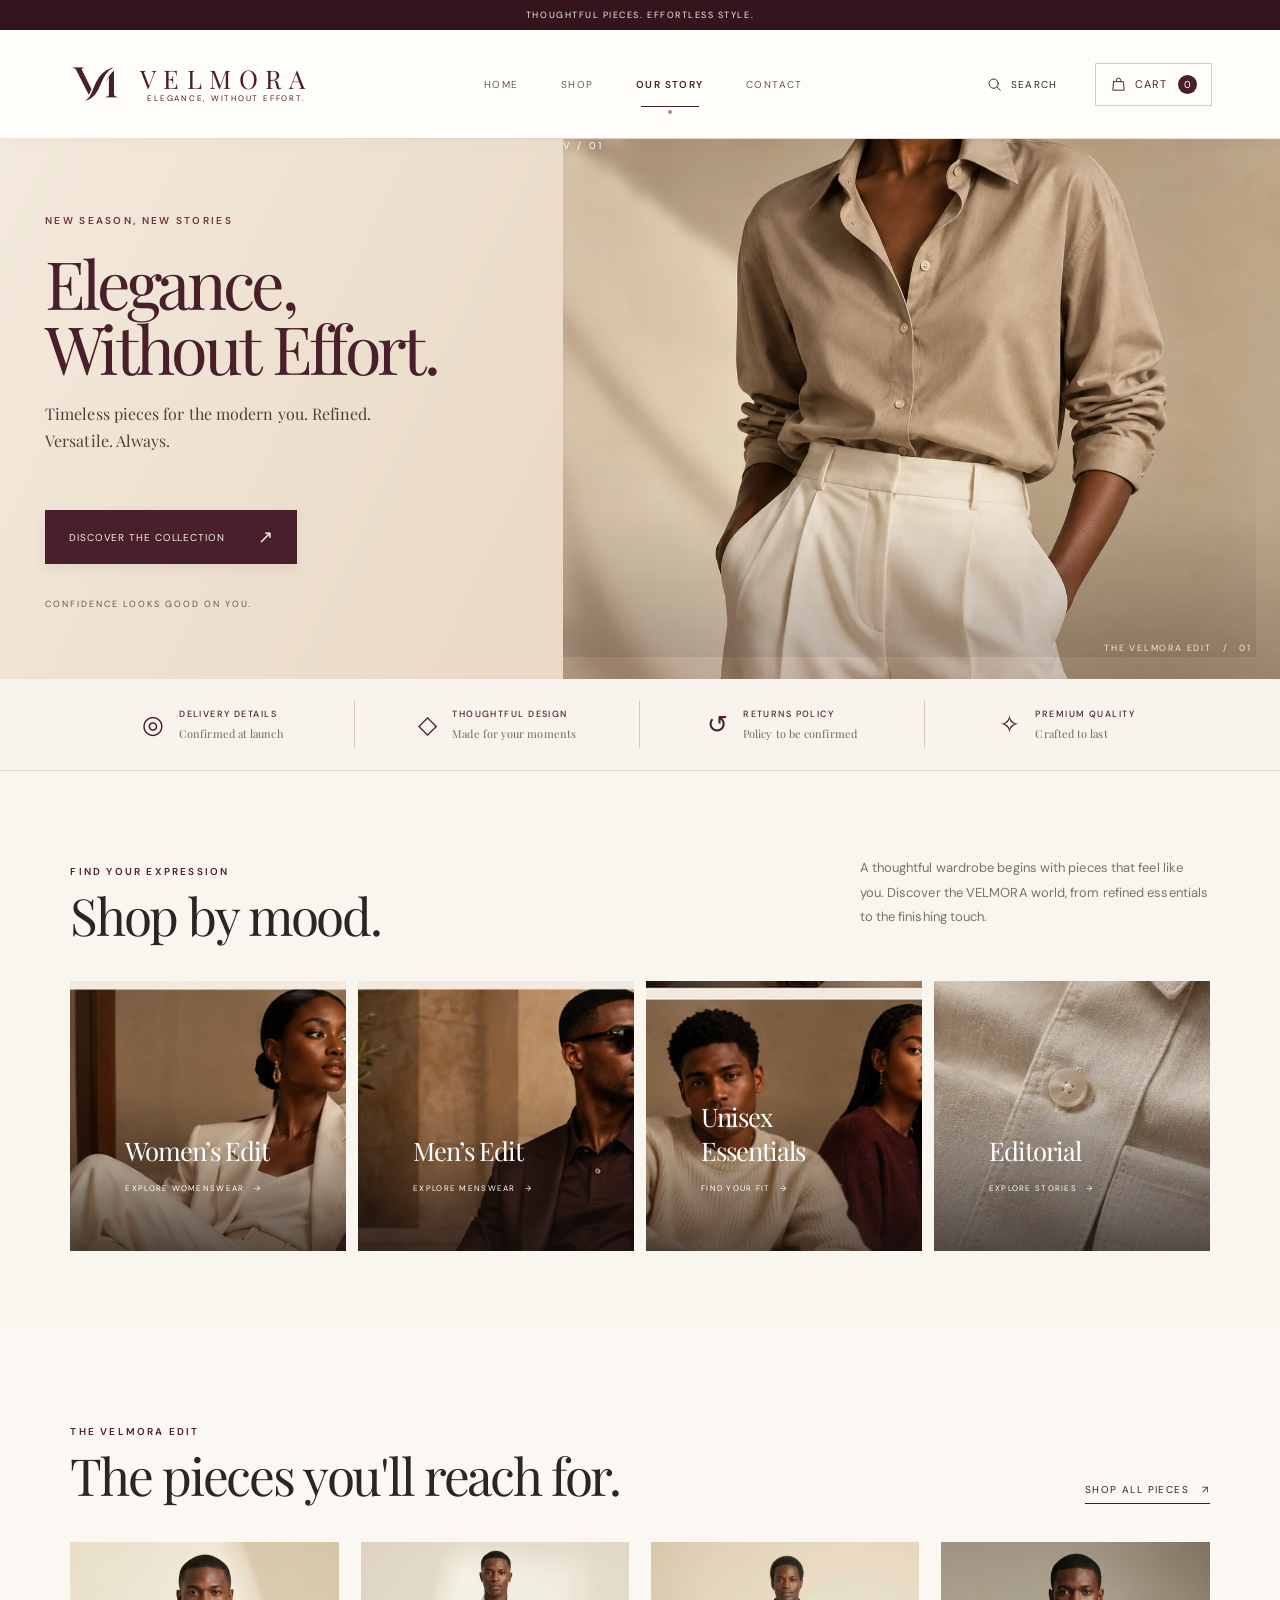
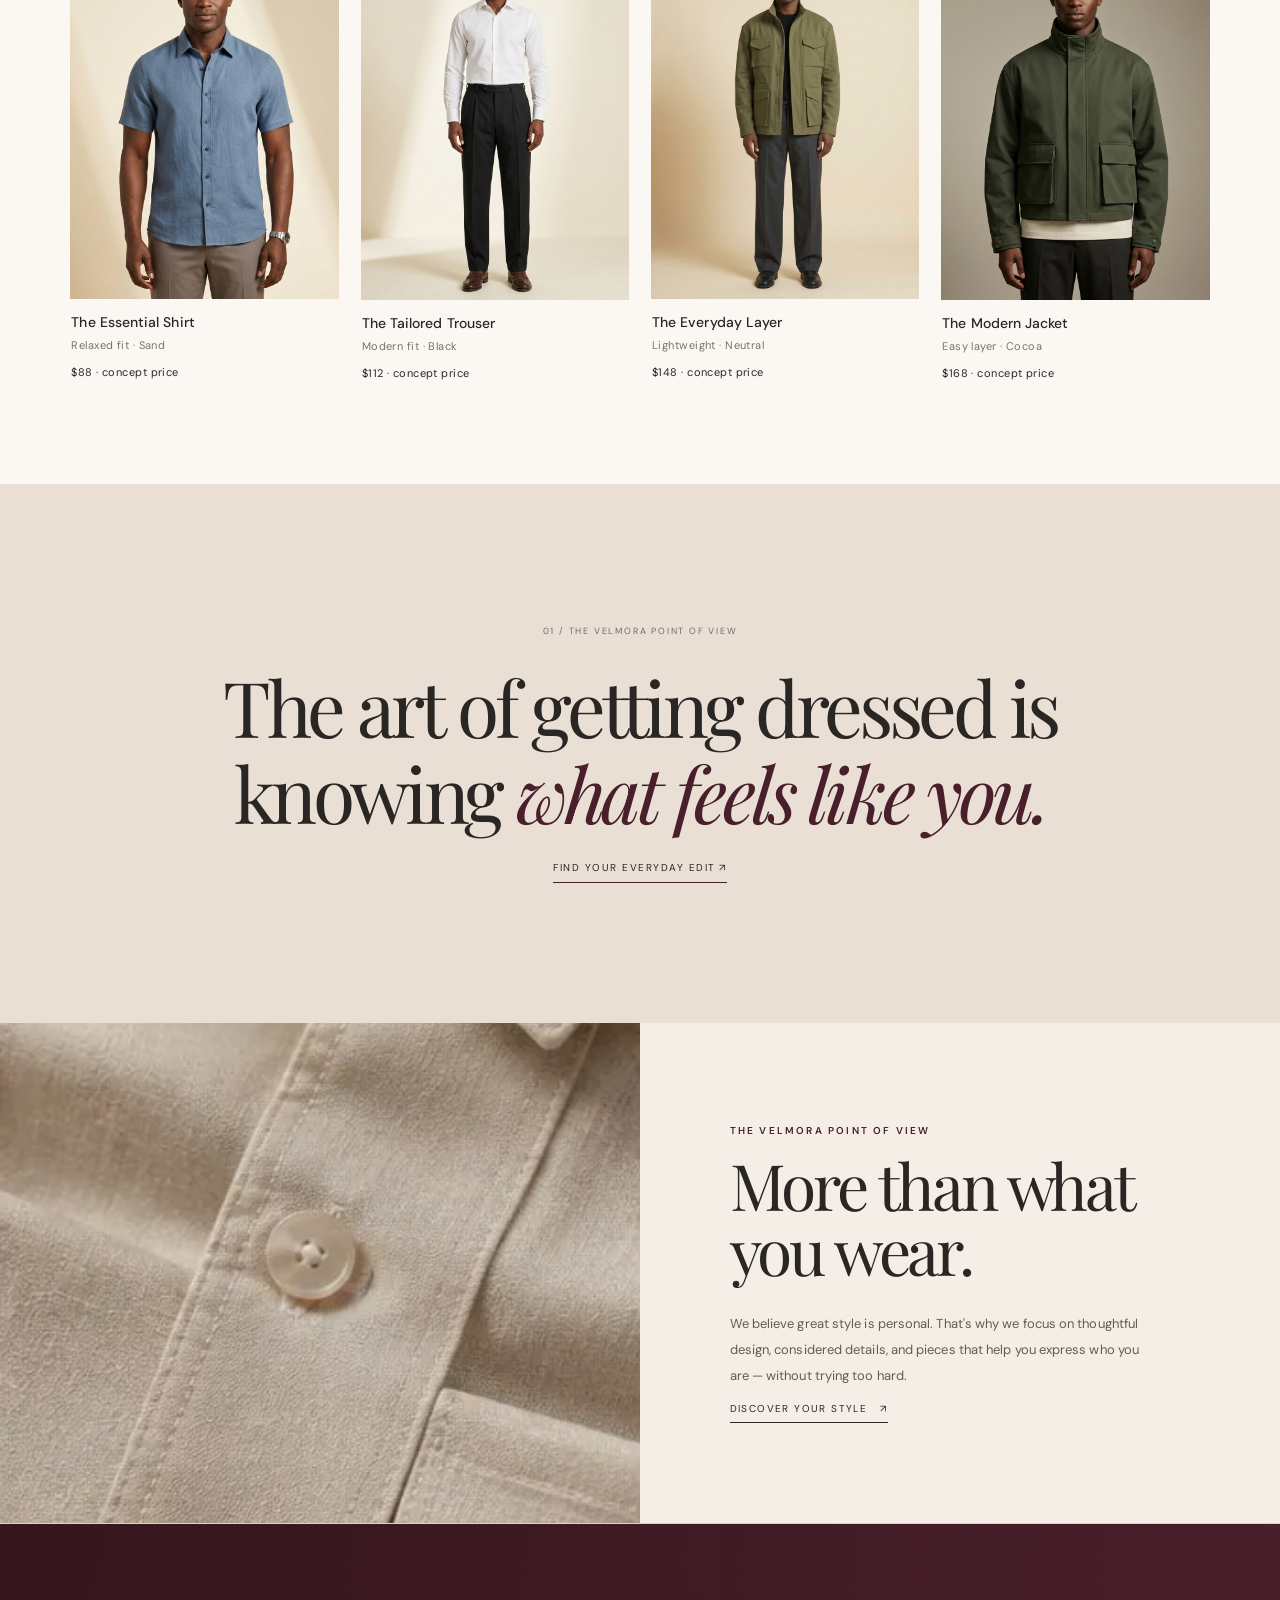
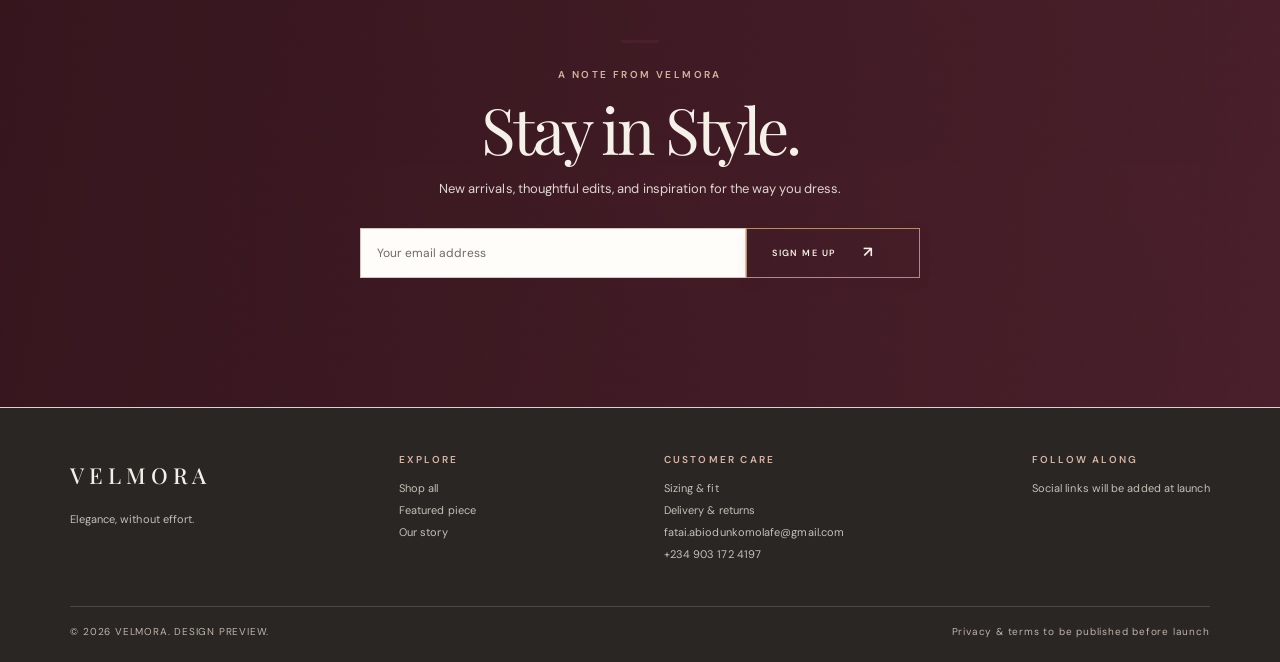
<file: index.html>
<!DOCTYPE html>

<html lang="en">
<head>
<meta charset="utf-8"/>
<meta content="width=device-width, initial-scale=1" name="viewport"/>
<meta content="Discover VELMORA: considered fashion, refined wardrobe essentials and modern silhouettes designed for effortless personal style." name="description"/>
<meta content="index, follow, max-image-preview:large" name="robots"/>
<meta content="#F5F0E8" name="theme-color"/>
<title>VELMORA | Modern Luxury Fashion &amp; Effortless Essentials</title>
<meta content="website" property="og:type"/>
<meta content="VELMORA" property="og:site_name"/>
<meta content="VELMORA — Elegance, Without Effort" property="og:title"/>
<meta content="Considered fashion and refined wardrobe essentials, designed for effortless personal style." property="og:description"/>
<meta content="assets/campaign-look.webp" property="og:image"/>
<meta content="summary_large_image" name="twitter:card"/>
<meta content="VELMORA — Elegance, Without Effort" name="twitter:title"/>
<meta content="Considered fashion and refined wardrobe essentials, designed for effortless personal style." name="twitter:description"/>
<meta content="assets/campaign-look.webp" name="twitter:image"/>
<!-- Add an absolute, self-referencing canonical URL after the production domain is confirmed. -->
<link href="https://fonts.googleapis.com" rel="preconnect"/>
<link crossorigin="" href="https://fonts.gstatic.com" rel="preconnect"/>
<link rel="preload" as="image" href="assets/velmora-monogram.png"/>
<link href="styles.css" rel="stylesheet"/>
<script type="application/ld+json">{"@context": "https://schema.org", "@type": "Organization", "name": "VELMORA", "description": "A fashion brand focused on considered design, refined wardrobe essentials, and effortless personal style.", "slogan": "Elegance, Without Effort."}</script>
<script type="application/ld+json">{"@context": "https://schema.org", "@type": "WebSite", "name": "VELMORA", "description": "Discover VELMORA: considered fashion, refined wardrobe essentials and modern silhouettes designed for effortless personal style.", "inLanguage": "en"}</script>
</head>
<body data-page="home">
<a class="skip-link" href="#main-content">Skip to content</a>
<div class="announcement">Thoughtful pieces. Effortless style.</div>
<header class="header">
  <nav aria-label="Main navigation" class="nav">
    <a class="brand-mark" href="index.html" aria-label="VELMORA home" title="VELMORA — Elegance, Without Effort">
      <span class="brand-symbol"><img src="assets/velmora-monogram.png" width="46" height="42" alt="" /></span>
      <span class="brand-wordmark"><span>VELMORA</span><small>ELEGANCE, WITHOUT EFFORT.</small></span>
      <span class="sr-only">VELMORA</span>
    </a>
    <div class="navlinks" id="primary-links">
      <a href="index.html" data-nav="home">Home</a>
      <a href="shop.html" data-nav="shop">Shop</a>
      <a href="index.html#story" data-nav="story">Our Story</a>
      <a href="contact.html" data-nav="contact">Contact</a>
    </div>
    <div class="navright">
      <button class="search-toggle" type="button" data-open-search aria-label="Search the collection" title="Search"><svg viewBox="0 0 24 24" aria-hidden="true"><circle cx="10.8" cy="10.8" r="6.5"></circle><path d="m16 16 4.2 4.2"></path></svg><span>Search</span></button>
      <button aria-label="Open shopping cart, 0 items" class="bag-toggle" data-open-bag="" type="button"><svg viewBox="0 0 24 24" aria-hidden="true"><path d="M5 8h14l1 12H4L5 8Z"></path><path d="M9 8V6a3 3 0 0 1 6 0v2"></path></svg><span>Cart</span><span class="bag-count" data-cart-count="">0</span></button>
      <button aria-controls="primary-links" aria-expanded="false" aria-label="Open navigation menu" class="menu-toggle mobile-only" type="button"><span class="menu-icon" aria-hidden="true">☰</span></button>
    </div>
  </nav>
</header>
<main id="main-content">
<section class="hero hero-hybrid"><div class="hero-copy"><div class="eyebrow hero-kicker">NEW SEASON, NEW STORIES</div><h1 class="serif">Elegance,<br/><em>Without Effort.</em></h1><p>Timeless pieces for the modern you. Refined. Versatile. Always.</p><div class="hero-actions"><a class="btn btn-discover" href="shop.html">Discover the collection <span aria-hidden="true">↗</span></a></div><span class="hero-note">CONFIDENCE LOOKS GOOD ON YOU.</span></div><div aria-label="Editorial fashion campaign" class="hero-image" role="img" style="background-image:url('assets/campaign-look.webp')"><span class="hero-image-caption">THE VELMORA EDIT　/　01</span></div></section>
<div class="service-strip" aria-label="Shopping benefits"><div><span aria-hidden="true">◎</span><p><strong>DELIVERY DETAILS</strong><small>Confirmed at launch</small></p></div><div><span aria-hidden="true">◇</span><p><strong>THOUGHTFUL DESIGN</strong><small>Made for your moments</small></p></div><div><span aria-hidden="true">↺</span><p><strong>RETURNS POLICY</strong><small>Policy to be confirmed</small></p></div><div><span aria-hidden="true">✧</span><p><strong>PREMIUM QUALITY</strong><small>Crafted to last</small></p></div></div>
<section class="section category-section"><div class="container"><div class="section-head"><div><div class="eyebrow">Find your expression</div><h2 class="serif">Shop by mood.</h2></div><p class="section-intro">A thoughtful wardrobe begins with pieces that feel like you. Discover the VELMORA world, from refined essentials to the finishing touch.</p></div><div class="category-grid category-grid-four"><a class="category-card" href="shop.html?audience=women" style="background-image:url('assets/category-womenswear.webp')"><div><h3>Women’s Edit</h3><span>Explore womenswear　→</span></div></a><a class="category-card" href="shop.html?audience=men" style="background-image:url('assets/category-menswear.webp')"><div><h3>Men’s Edit</h3><span>Explore menswear　→</span></div></a><a class="category-card" href="shop.html?audience=unisex" style="background-image:url('assets/category-unisex.webp')"><div><h3>Unisex Essentials</h3><span>Find your fit　→</span></div></a><a class="category-card" href="editorial.html" style="background-image:url('assets/fabric-texture.webp')"><div><h3>Editorial</h3><span>Explore stories　→</span></div></a></div></div></section>
<section class="section" style="background:#fbf8f3"><div class="container"><div class="section-head"><div><div class="eyebrow">The Velmora edit</div><h2 class="serif">The pieces you'll reach for.</h2></div><a class="text-link" href="shop.html">Shop all pieces   ↗</a></div><div class="products">
<a class="product-card" href="product.html?item=essential-shirt"><div class="product-image"><img alt="Neutral shirt editorial" decoding="async" loading="lazy" src="assets/assets/essential-shirt-mens-dusty-blue-front.jpeg"/></div><div class="product-meta"><h3>The Essential Shirt</h3><p>Relaxed fit · Sand</p><span class="price">$88 · concept price</span></div></a>
<a class="product-card" href="product.html?item=tailored-trouser"><div class="product-image"><img alt="Tailored everyday outfit" decoding="async" loading="lazy" src="assets/assets/tailored-trouser-mens-black-front.jpeg"/></div><div class="product-meta"><h3>The Tailored Trouser</h3><p>Modern fit · Black</p><span class="price">$112 · concept price</span></div></a>
<a class="product-card" href="product.html?item=everyday-layer"><div class="product-image"><img alt="Contemporary fashion look" decoding="async" loading="lazy" src="assets/assets/everyday-layer-mens-olive-green-front.jpeg"/></div><div class="product-meta"><h3>The Everyday Layer</h3><p>Lightweight · Neutral</p><span class="price">$148 · concept price</span></div></a>
<a class="product-card" href="product.html?item=modern-jacket"><div class="product-image"><img alt="Minimal clothing detail" decoding="async" loading="lazy" src="assets/assets/modern-jacket-mens-deep-moss-front.jpeg"/></div><div class="product-meta"><h3>The Modern Jacket</h3><p>Easy layer · Cocoa</p><span class="price">$168 · concept price</span></div></a>
</div></div></section>
<section class="editorial-note" id="editorial"><div class="editorial-index">01 / THE VELMORA POINT OF VIEW</div><p class="serif">The art of getting dressed is knowing <em>what feels like you.</em></p><a class="text-link" href="shop.html">Find your everyday edit <span aria-hidden="true">↗</span></a></section>
<section class="story" id="story"><div class="story-image" style="background-image:url('assets/fabric-texture.webp')"></div><div class="story-copy"><div class="eyebrow">The Velmora point of view</div><h2 class="serif">More than what<br/>you wear.</h2><p>We believe great style is personal. That's why we focus on thoughtful design, considered details, and pieces that help you express who you are — without trying too hard.</p><a class="text-link" href="shop.html">Discover your style   ↗</a></div></section>
</main>
<section class="newsletter" id="newsletter"><div class="eyebrow">A note from Velmora</div><h2 class="serif">Stay in Style.</h2><p>New arrivals, thoughtful edits, and inspiration for the way you dress.</p><form aria-label="Newsletter sign-up preview" class="newsletter-form"><input aria-label="Email address" placeholder="Your email address" required="" type="email"/><button type="submit"><span>SIGN ME UP</span><span class="newsletter-arrow" aria-hidden="true">↗</span></button></form><p aria-live="polite" class="form-message"></p></section>
<footer class="footer"><div class="footer-inner"><div><a class="wordmark" href="index.html">VELMORA</a><p>Elegance, without effort.</p></div><div><div class="eyebrow">Explore</div><p><a href="shop.html">Shop all</a><br/><a href="product.html?item=essential-shirt">Featured piece</a><br/><a href="index.html#story">Our story</a></p></div><div id="footer-contact"><div class="eyebrow">Customer care</div><p><a href="product.html#details">Sizing &amp; fit</a><br/><a href="product.html#details">Delivery &amp; returns</a><br/><a href="mailto:fatai.abiodunkomolafe@gmail.com">fatai.abiodunkomolafe@gmail.com</a><br/><a href="tel:+2349031724197">+234 903 172 4197</a></p></div><div><div class="eyebrow">Follow along</div><p>Social links will be added at launch</p></div></div><div class="footer-bottom"><span>© 2026 VELMORA. DESIGN PREVIEW.</span><span>Privacy &amp; terms to be published before launch</span></div></footer>
<script src="script.js"></script></body></html>
</file>
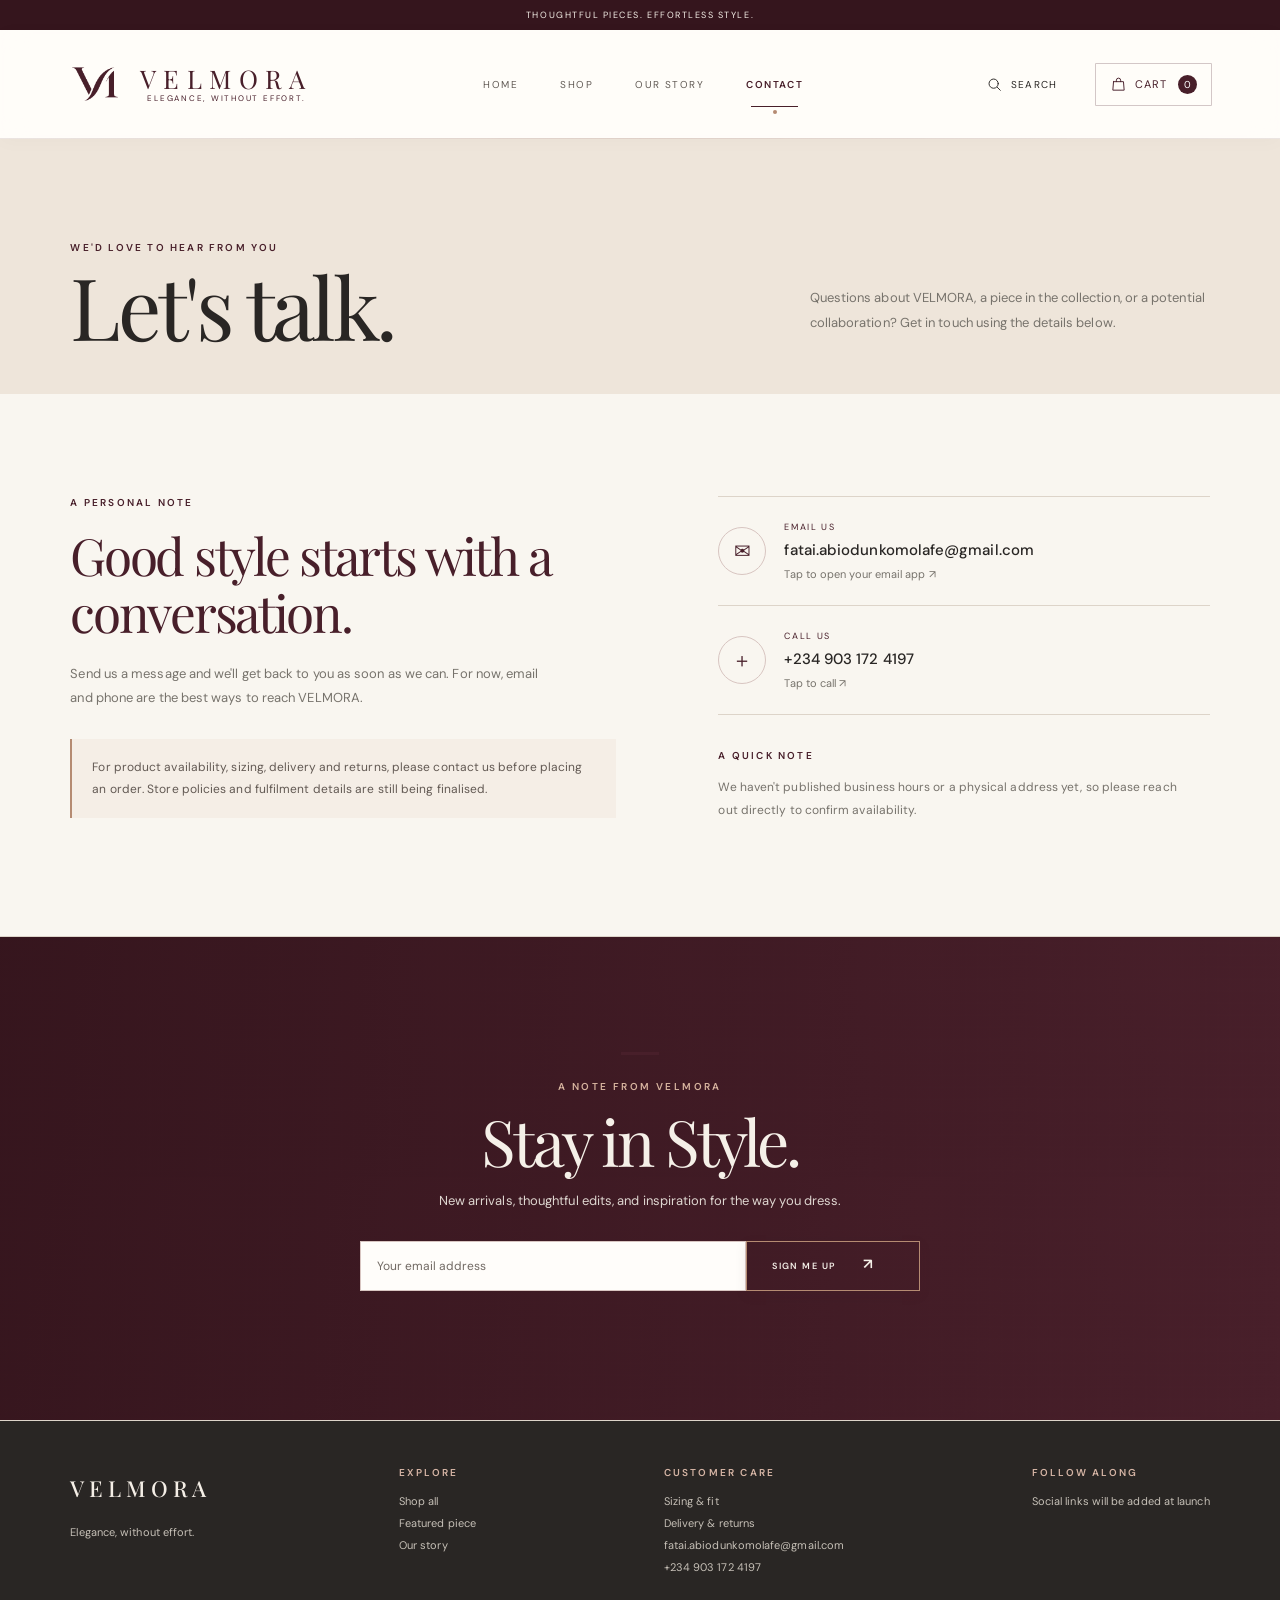
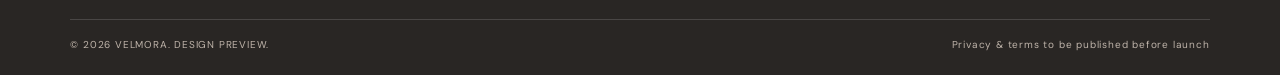
<file: contact.html>
<!DOCTYPE html>

<html lang="en">
<head>
<meta charset="utf-8"/>
<meta content="width=device-width, initial-scale=1" name="viewport"/>
<meta content="Discover VELMORA: considered fashion, refined wardrobe essentials and modern silhouettes designed for effortless personal style." name="description"/>
<meta content="index, follow, max-image-preview:large" name="robots"/>
<meta content="#F5F0E8" name="theme-color"/>
<title>Contact VELMORA | Get in Touch — VELMORA | Modern Luxury Fashion &amp; Effortless Essentials</title>
<meta content="website" property="og:type"/>
<meta content="VELMORA" property="og:site_name"/>
<meta content="VELMORA — Elegance, Without Effort" property="og:title"/>
<meta content="Considered fashion and refined wardrobe essentials, designed for effortless personal style." property="og:description"/>
<meta content="assets/campaign-look.webp" property="og:image"/>
<meta content="summary_large_image" name="twitter:card"/>
<meta content="VELMORA — Elegance, Without Effort" name="twitter:title"/>
<meta content="Considered fashion and refined wardrobe essentials, designed for effortless personal style." name="twitter:description"/>
<meta content="assets/campaign-look.webp" name="twitter:image"/>
<!-- Add an absolute, self-referencing canonical URL after the production domain is confirmed. -->
<link href="https://fonts.googleapis.com" rel="preconnect"/>
<link crossorigin="" href="https://fonts.gstatic.com" rel="preconnect"/>
<link rel="preload" as="image" href="assets/velmora-monogram.png"/>
<link href="styles.css" rel="stylesheet"/>
<script type="application/ld+json">{"@context": "https://schema.org", "@type": "Organization", "name": "VELMORA", "description": "A fashion brand focused on considered design, refined wardrobe essentials, and effortless personal style.", "slogan": "Elegance, Without Effort."}</script>
<script type="application/ld+json">{"@context": "https://schema.org", "@type": "WebSite", "name": "VELMORA", "description": "Discover VELMORA: considered fashion, refined wardrobe essentials and modern silhouettes designed for effortless personal style.", "inLanguage": "en"}</script>
</head>
<body data-page="contact">
<a class="skip-link" href="#main-content">Skip to content</a>
<div class="announcement">Thoughtful pieces. Effortless style.</div>
<header class="header">
  <nav aria-label="Main navigation" class="nav">
    <a class="brand-mark" href="index.html" aria-label="VELMORA home" title="VELMORA — Elegance, Without Effort">
      <span class="brand-symbol"><img src="assets/velmora-monogram.png" width="46" height="42" alt="" /></span>
      <span class="brand-wordmark"><span>VELMORA</span><small>ELEGANCE, WITHOUT EFFORT.</small></span>
      <span class="sr-only">VELMORA</span>
    </a>
    <div class="navlinks" id="primary-links">
      <a href="index.html" data-nav="home">Home</a>
      <a href="shop.html" data-nav="shop">Shop</a>
      <a href="index.html#story" data-nav="story">Our Story</a>
      <a href="contact.html" data-nav="contact">Contact</a>
    </div>
    <div class="navright">
      <button class="search-toggle" type="button" data-open-search aria-label="Search the collection" title="Search"><svg viewBox="0 0 24 24" aria-hidden="true"><circle cx="10.8" cy="10.8" r="6.5"></circle><path d="m16 16 4.2 4.2"></path></svg><span>Search</span></button>
      <button aria-label="Open shopping cart, 0 items" class="bag-toggle" data-open-bag="" type="button"><svg viewBox="0 0 24 24" aria-hidden="true"><path d="M5 8h14l1 12H4L5 8Z"></path><path d="M9 8V6a3 3 0 0 1 6 0v2"></path></svg><span>Cart</span><span class="bag-count" data-cart-count="">0</span></button>
      <button aria-controls="primary-links" aria-expanded="false" aria-label="Open navigation menu" class="menu-toggle mobile-only" type="button"><span class="menu-icon" aria-hidden="true">☰</span></button>
    </div>
  </nav>
</header>
<main id="main-content" class="contact-page">
<section class="page-hero contact-hero"><div class="container"><div><div class="eyebrow">We'd love to hear from you</div><h1 class="page-title serif">Let's talk.</h1></div><p>Questions about VELMORA, a piece in the collection, or a potential collaboration? Get in touch using the details below.</p></div></section>
<section class="section contact-section"><div class="container contact-grid">
<div class="contact-intro"><div class="eyebrow">A personal note</div><h2 class="serif">Good style starts with a conversation.</h2><p>Send us a message and we'll get back to you as soon as we can. For now, email and phone are the best ways to reach VELMORA.</p><div class="contact-note">For product availability, sizing, delivery and returns, please contact us before placing an order. Store policies and fulfilment details are still being finalised.</div></div>
<div class="contact-methods"><a class="contact-method" href="mailto:fatai.abiodunkomolafe@gmail.com"><span class="contact-icon" aria-hidden="true">✉</span><span><small>EMAIL US</small><strong>fatai.abiodunkomolafe@gmail.com</strong><em>Tap to open your email app ↗</em></span></a><a class="contact-method" href="tel:+2349031724197"><span class="contact-icon" aria-hidden="true">＋</span><span><small>CALL US</small><strong>+234 903 172 4197</strong><em>Tap to call ↗</em></span></a><div class="contact-hours"><span class="eyebrow">A quick note</span><p>We haven't published business hours or a physical address yet, so please reach out directly to confirm availability.</p></div></div>
</div></section>
</main><section class="newsletter" id="newsletter"><div class="eyebrow">A note from Velmora</div><h2 class="serif">Stay in Style.</h2><p>New arrivals, thoughtful edits, and inspiration for the way you dress.</p><form aria-label="Newsletter sign-up preview" class="newsletter-form"><input aria-label="Email address" placeholder="Your email address" required="" type="email"/><button type="submit"><span>SIGN ME UP</span><span class="newsletter-arrow" aria-hidden="true">↗</span></button></form><p aria-live="polite" class="form-message"></p></section>
<footer class="footer"><div class="footer-inner"><div><a class="wordmark" href="index.html">VELMORA</a><p>Elegance, without effort.</p></div><div><div class="eyebrow">Explore</div><p><a href="shop.html">Shop all</a><br/><a href="product.html?item=essential-shirt">Featured piece</a><br/><a href="index.html#story">Our story</a></p></div><div id="footer-contact"><div class="eyebrow">Customer care</div><p><a href="product.html#details">Sizing &amp; fit</a><br/><a href="product.html#details">Delivery &amp; returns</a><br/><a href="mailto:fatai.abiodunkomolafe@gmail.com">fatai.abiodunkomolafe@gmail.com</a><br/><a href="tel:+2349031724197">+234 903 172 4197</a></p></div><div><div class="eyebrow">Follow along</div><p>Social links will be added at launch</p></div></div><div class="footer-bottom"><span>© 2026 VELMORA. DESIGN PREVIEW.</span><span>Privacy &amp; terms to be published before launch</span></div></footer>
<script src="script.js"></script></body></html>
</file>
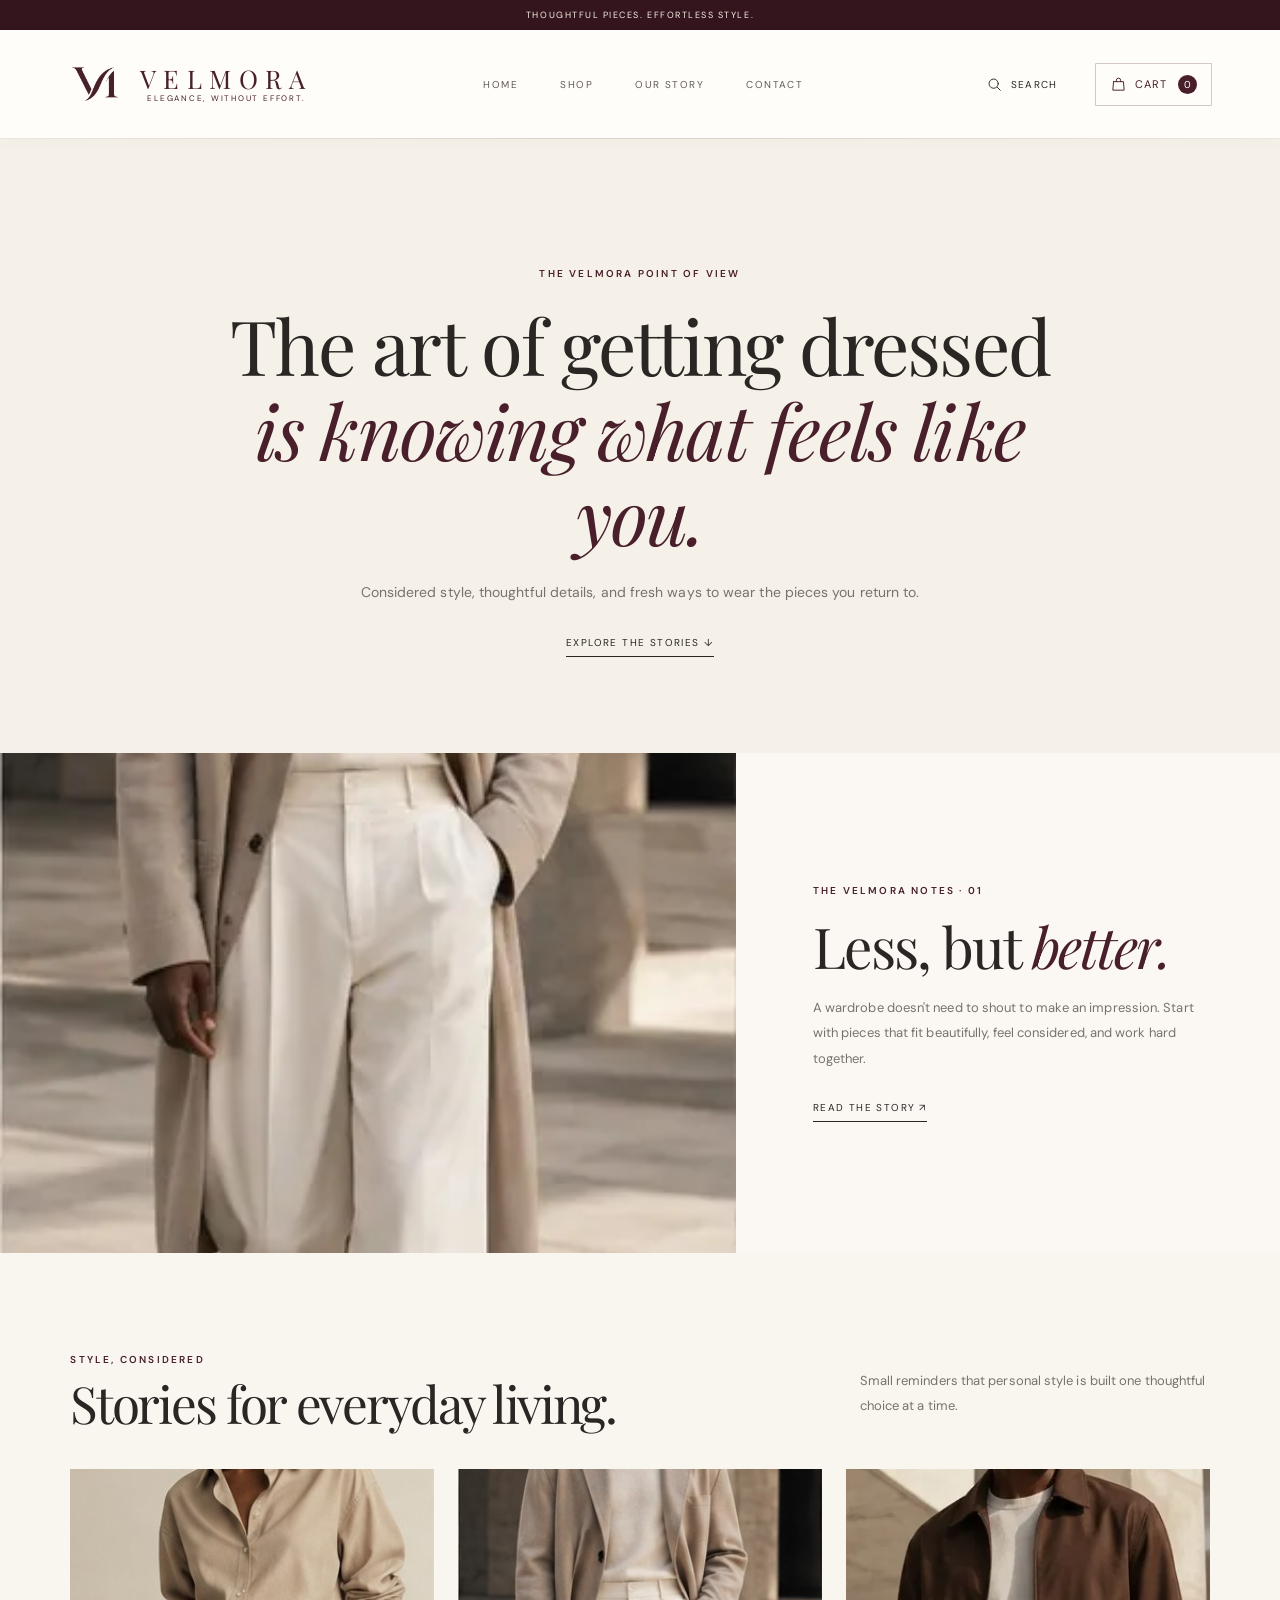
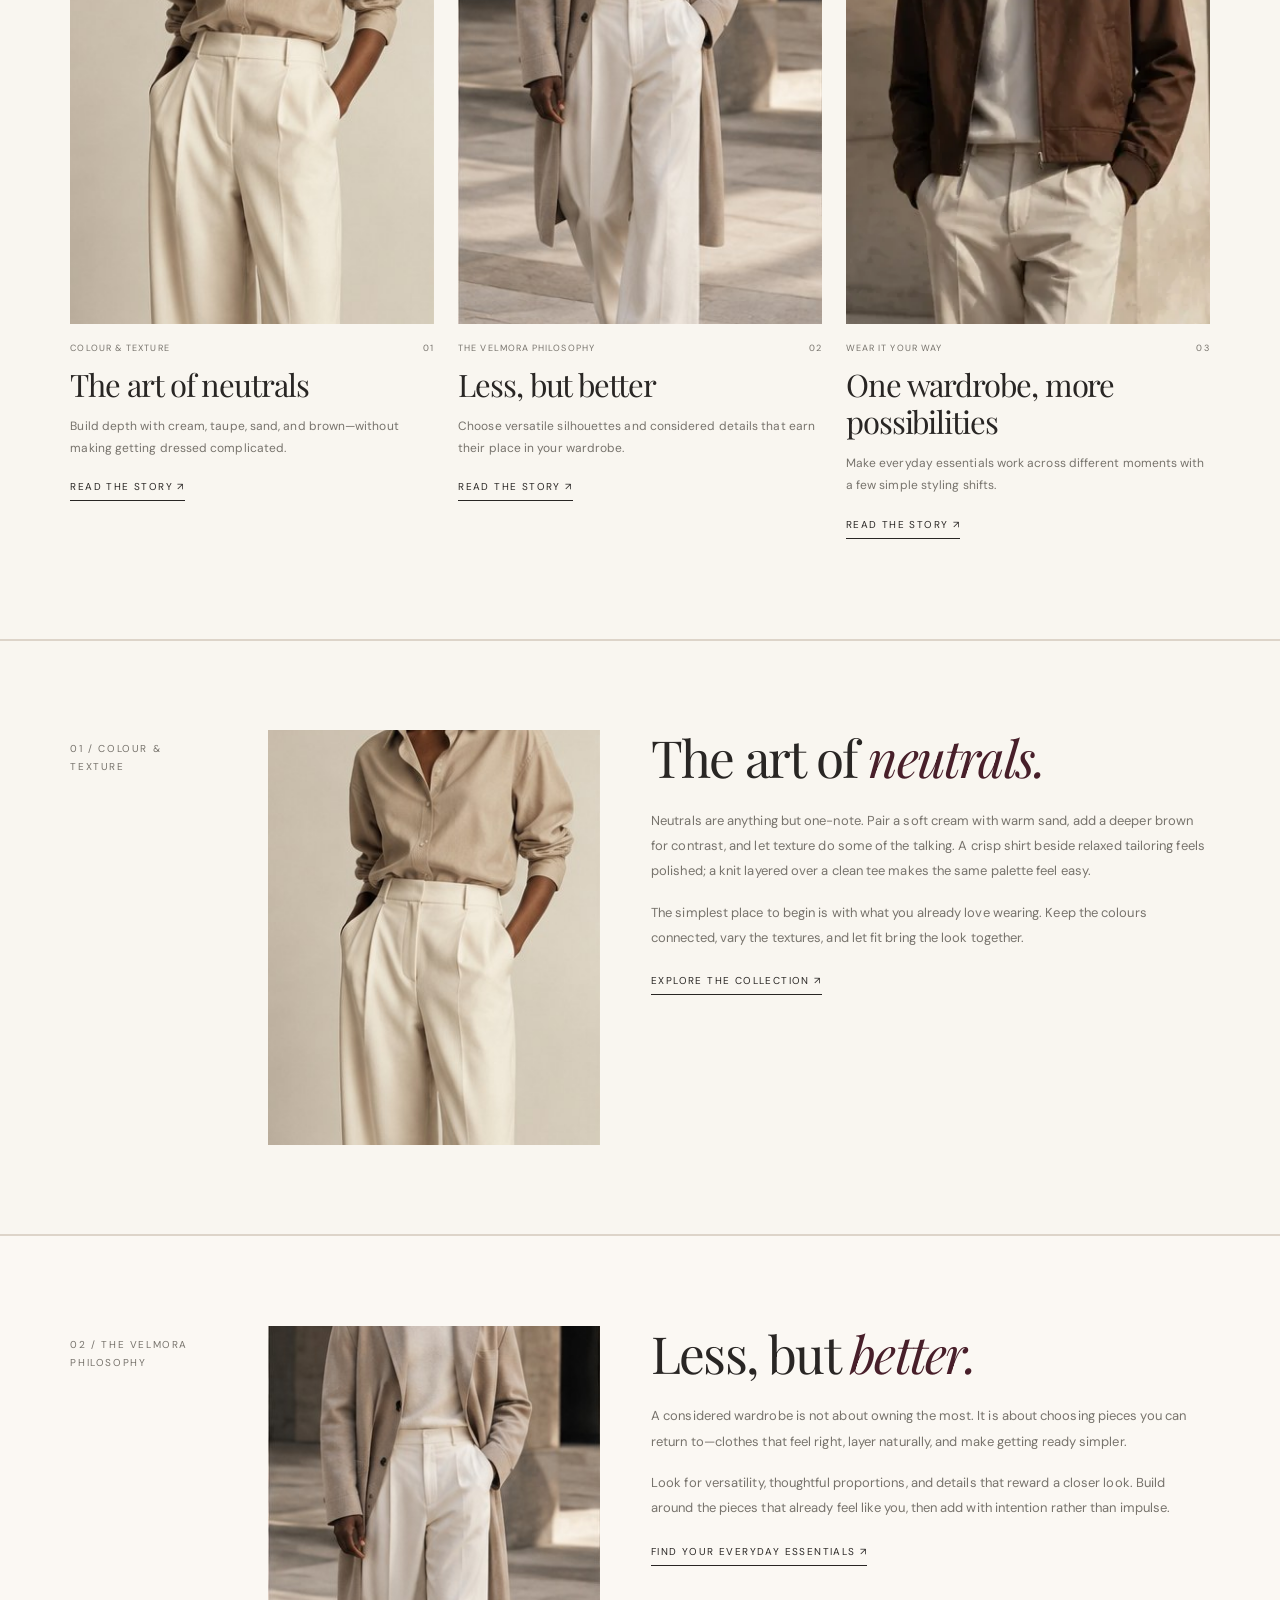
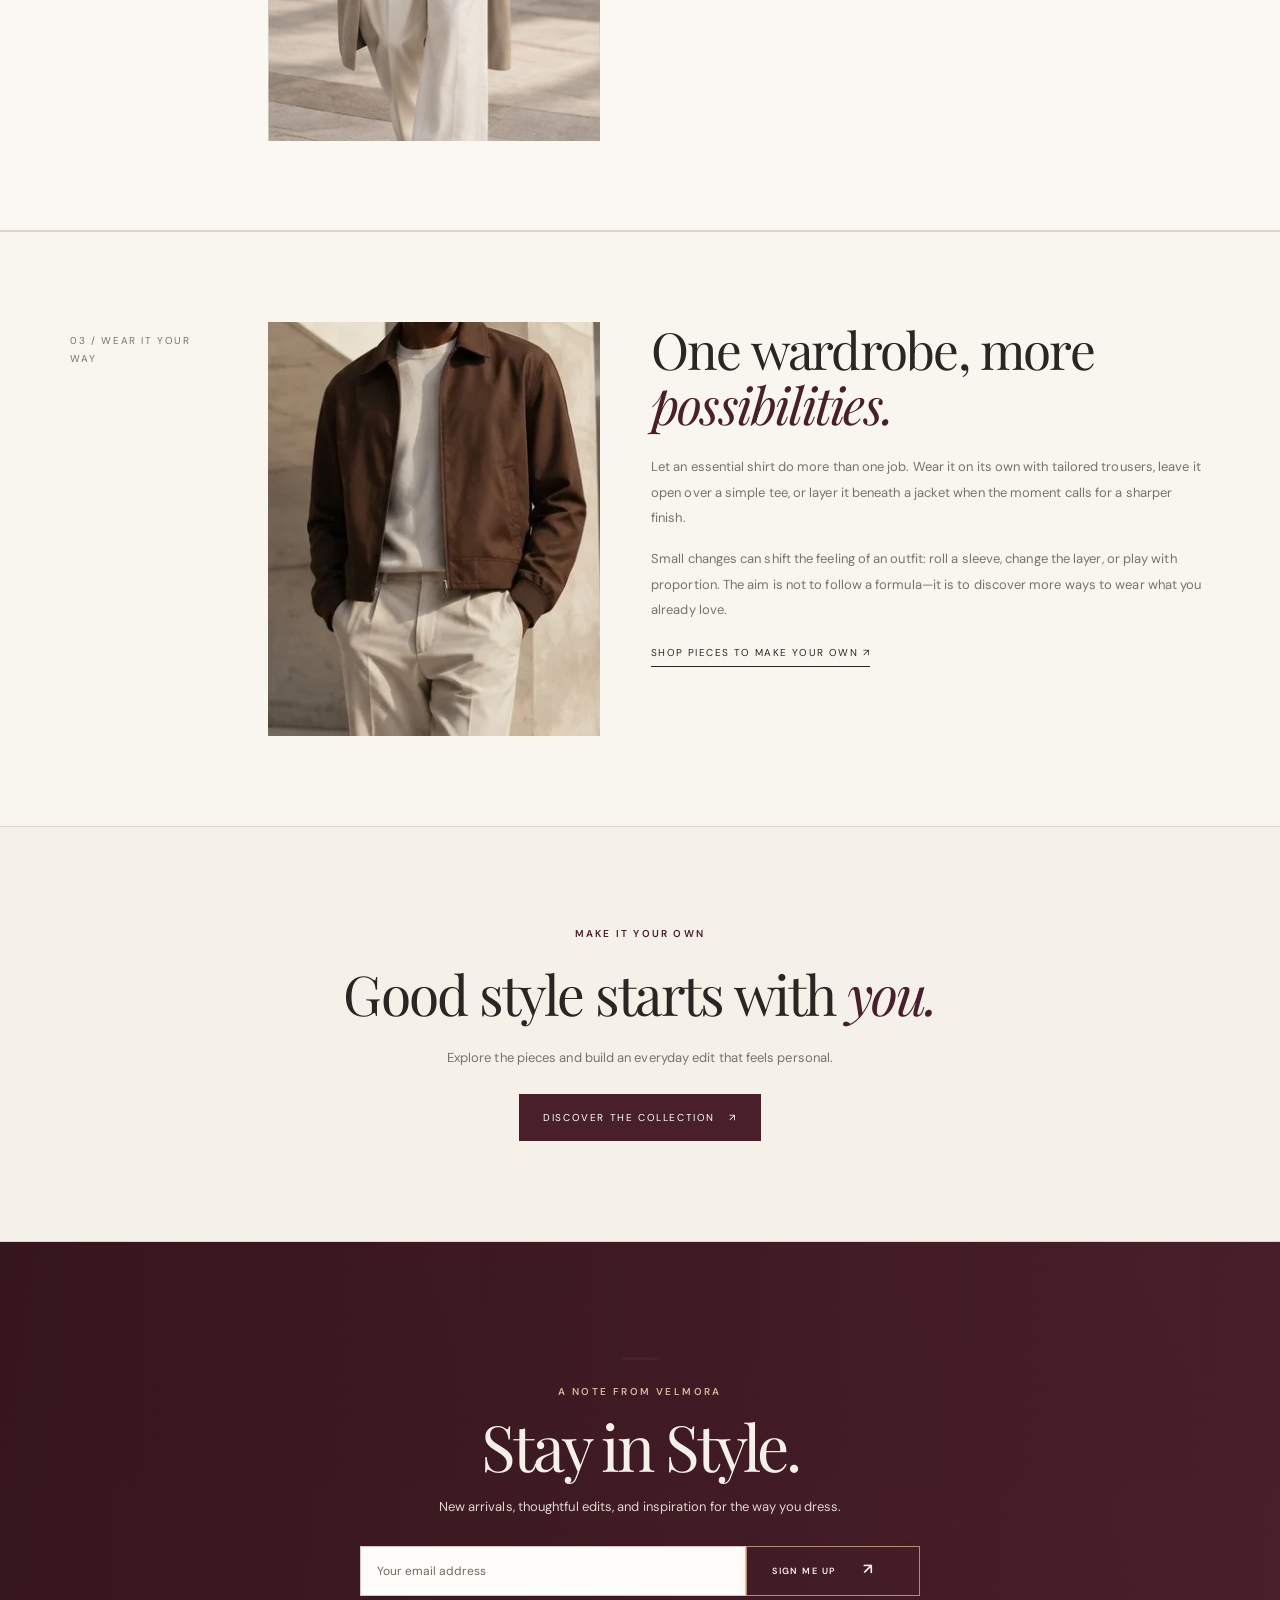
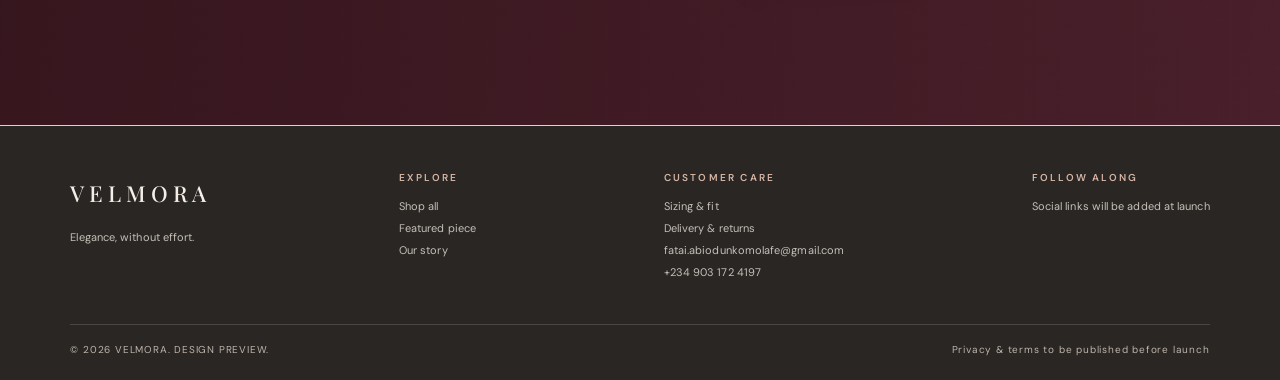
<file: editorial.html>
<!DOCTYPE html>
<html lang="en">
<head>
<meta charset="utf-8"/>
<meta name="viewport" content="width=device-width, initial-scale=1"/>
<meta name="description" content="The VELMORA Editorial: thoughtful style notes, timeless wardrobe inspiration, and ways to wear your everyday essentials."/>
<meta name="robots" content="index, follow, max-image-preview:large"/>
<meta name="theme-color" content="#F5F0E8"/>
<title>Editorial &amp; Style Notes | VELMORA</title>
<meta property="og:type" content="website"/><meta property="og:site_name" content="VELMORA"/>
<meta property="og:title" content="The VELMORA Editorial"/><meta property="og:description" content="Thoughtful style notes and inspiration for the way you dress."/>
<meta property="og:image" content="assets/tailoring-edit.webp"/><meta name="twitter:card" content="summary_large_image"/>
<link rel="preconnect" href="https://fonts.googleapis.com"/><link rel="preconnect" href="https://fonts.gstatic.com" crossorigin/>
<link rel="preload" as="image" href="assets/velmora-monogram.png"/><link rel="stylesheet" href="styles.css"/>
</head>
<body data-page="editorial">
<a class="skip-link" href="#main-content">Skip to content</a>
<div class="announcement">Thoughtful pieces. Effortless style.</div>
<header class="header">
  <nav aria-label="Main navigation" class="nav">
    <a class="brand-mark" href="index.html" aria-label="VELMORA home" title="VELMORA — Elegance, Without Effort">
      <span class="brand-symbol"><img src="assets/velmora-monogram.png" width="46" height="42" alt="" /></span>
      <span class="brand-wordmark"><span>VELMORA</span><small>ELEGANCE, WITHOUT EFFORT.</small></span>
      <span class="sr-only">VELMORA</span>
    </a>
    <div class="navlinks" id="primary-links">
      <a href="index.html" data-nav="home">Home</a>
      <a href="shop.html" data-nav="shop">Shop</a>
      <a href="index.html#story" data-nav="story">Our Story</a>
      <a href="contact.html" data-nav="contact">Contact</a>
    </div>
    <div class="navright">
      <button class="search-toggle" type="button" data-open-search aria-label="Search the collection" title="Search"><svg viewBox="0 0 24 24" aria-hidden="true"><circle cx="10.8" cy="10.8" r="6.5"></circle><path d="m16 16 4.2 4.2"></path></svg><span>Search</span></button>
      <button aria-label="Open shopping cart, 0 items" class="bag-toggle" data-open-bag="" type="button"><svg viewBox="0 0 24 24" aria-hidden="true"><path d="M5 8h14l1 12H4L5 8Z"></path><path d="M9 8V6a3 3 0 0 1 6 0v2"></path></svg><span>Cart</span><span class="bag-count" data-cart-count="">0</span></button>
      <button aria-controls="primary-links" aria-expanded="false" aria-label="Open navigation menu" class="menu-toggle mobile-only" type="button"><span class="menu-icon" aria-hidden="true">☰</span></button>
    </div>
  </nav>
</header>

<main id="main-content" class="editorial-page">
  <section class="editorial-masthead">
    <div class="container editorial-masthead-inner">
      <div class="eyebrow">The VELMORA point of view</div>
      <h1 class="serif">The art of getting dressed<br/><em>is knowing what feels like you.</em></h1>
      <p>Considered style, thoughtful details, and fresh ways to wear the pieces you return to.</p>
      <a class="text-link" href="#stories">Explore the stories <span aria-hidden="true">↓</span></a>
    </div>
  </section>
  <section class="editorial-feature" aria-label="Featured editorial story">
    <div class="editorial-feature-image" role="img" aria-label="Neutral tailoring and soft fabric textures" style="background-image:url('assets/tailoring-edit.webp')"></div>
    <div class="editorial-feature-copy">
      <div class="eyebrow">The VELMORA notes · 01</div>
      <h2 class="serif">Less, but <em>better.</em></h2>
      <p>A wardrobe doesn't need to shout to make an impression. Start with pieces that fit beautifully, feel considered, and work hard together.</p>
      <a class="text-link" href="#less-but-better">Read the story <span aria-hidden="true">↗</span></a>
    </div>
  </section>
  <section class="section editorial-stories" id="stories">
    <div class="container">
      <div class="section-head"><div><div class="eyebrow">Style, considered</div><h2 class="serif">Stories for everyday living.</h2></div><p class="section-intro">Small reminders that personal style is built one thoughtful choice at a time.</p></div>
      <div class="editorial-card-grid">
        <a class="editorial-story-card" href="#art-of-neutrals"><div class="editorial-card-image" style="background-image:url('assets/look-sand-shirt.jpg')" role="img" aria-label="Sand-toned shirt in a warm neutral palette"></div><div class="editorial-card-meta"><span>Colour &amp; texture</span><span>01</span></div><h3 class="serif">The art of neutrals</h3><p>Build depth with cream, taupe, sand, and brown—without making getting dressed complicated.</p><span class="text-link">Read the story ↗</span></a>
        <a class="editorial-story-card" href="#less-but-better"><div class="editorial-card-image" style="background-image:url('assets/neutral-long-coat.jpg')" role="img" aria-label="Timeless neutral outerwear"></div><div class="editorial-card-meta"><span>The VELMORA philosophy</span><span>02</span></div><h3 class="serif">Less, but better</h3><p>Choose versatile silhouettes and considered details that earn their place in your wardrobe.</p><span class="text-link">Read the story ↗</span></a>
        <a class="editorial-story-card" href="#one-wardrobe"><div class="editorial-card-image" style="background-image:url('assets/campaign-detail.webp')" role="img" aria-label="Close-up detail from a minimal fashion campaign"></div><div class="editorial-card-meta"><span>Wear it your way</span><span>03</span></div><h3 class="serif">One wardrobe, more possibilities</h3><p>Make everyday essentials work across different moments with a few simple styling shifts.</p><span class="text-link">Read the story ↗</span></a>
      </div>
    </div>
  </section>
  <section class="editorial-article-list" aria-label="Editorial stories">
    <article class="editorial-article" id="art-of-neutrals"><div class="editorial-article-number">01 / COLOUR &amp; TEXTURE</div><div class="editorial-article-image"><img src="assets/look-sand-shirt.jpg" alt="Sand-toned shirt paired with ivory tailored trousers" loading="lazy"></div><div class="editorial-article-copy"><h2 class="serif">The art of <em>neutrals.</em></h2><p>Neutrals are anything but one-note. Pair a soft cream with warm sand, add a deeper brown for contrast, and let texture do some of the talking. A crisp shirt beside relaxed tailoring feels polished; a knit layered over a clean tee makes the same palette feel easy.</p><p>The simplest place to begin is with what you already love wearing. Keep the colours connected, vary the textures, and let fit bring the look together.</p><a class="text-link" href="shop.html">Explore the collection ↗</a></div></article>
    <article class="editorial-article editorial-article-reverse" id="less-but-better"><div class="editorial-article-number">02 / THE VELMORA PHILOSOPHY</div><div class="editorial-article-image"><img src="assets/neutral-long-coat.jpg" alt="Layered neutral tailoring built around versatile wardrobe essentials" loading="lazy"></div><div class="editorial-article-copy"><h2 class="serif">Less, but <em>better.</em></h2><p>A considered wardrobe is not about owning the most. It is about choosing pieces you can return to—clothes that feel right, layer naturally, and make getting ready simpler.</p><p>Look for versatility, thoughtful proportions, and details that reward a closer look. Build around the pieces that already feel like you, then add with intention rather than impulse.</p><a class="text-link" href="shop.html">Find your everyday essentials ↗</a></div></article>
    <article class="editorial-article" id="one-wardrobe"><div class="editorial-article-number">03 / WEAR IT YOUR WAY</div><div class="editorial-article-image"><img src="assets/campaign-detail.webp" alt="Close-up of a considered neutral fashion look" loading="lazy"></div><div class="editorial-article-copy"><h2 class="serif">One wardrobe, more <em>possibilities.</em></h2><p>Let an essential shirt do more than one job. Wear it on its own with tailored trousers, leave it open over a simple tee, or layer it beneath a jacket when the moment calls for a sharper finish.</p><p>Small changes can shift the feeling of an outfit: roll a sleeve, change the layer, or play with proportion. The aim is not to follow a formula—it is to discover more ways to wear what you already love.</p><a class="text-link" href="shop.html">Shop pieces to make your own ↗</a></div></article>
  </section>
  <section class="editorial-cta"><div class="eyebrow">Make it your own</div><h2 class="serif">Good style starts with <em>you.</em></h2><p>Explore the pieces and build an everyday edit that feels personal.</p><a class="btn" href="shop.html">Discover the collection <span aria-hidden="true">↗</span></a></section>
</main>
<section class="newsletter" id="newsletter"><div class="eyebrow">A note from Velmora</div><h2 class="serif">Stay in Style.</h2><p>New arrivals, thoughtful edits, and inspiration for the way you dress.</p><form aria-label="Newsletter sign-up preview" class="newsletter-form"><input aria-label="Email address" placeholder="Your email address" required="" type="email"/><button type="submit"><span>SIGN ME UP</span><span class="newsletter-arrow" aria-hidden="true">↗</span></button></form><p aria-live="polite" class="form-message"></p></section>
<footer class="footer"><div class="footer-inner"><div><a class="wordmark" href="index.html">VELMORA</a><p>Elegance, without effort.</p></div><div><div class="eyebrow">Explore</div><p><a href="shop.html">Shop all</a><br/><a href="product.html?item=essential-shirt">Featured piece</a><br/><a href="index.html#story">Our story</a></p></div><div id="footer-contact"><div class="eyebrow">Customer care</div><p><a href="product.html#details">Sizing &amp; fit</a><br/><a href="product.html#details">Delivery &amp; returns</a><br/><a href="mailto:fatai.abiodunkomolafe@gmail.com">fatai.abiodunkomolafe@gmail.com</a><br/><a href="tel:+2349031724197">+234 903 172 4197</a></p></div><div><div class="eyebrow">Follow along</div><p>Social links will be added at launch</p></div></div><div class="footer-bottom"><span>© 2026 VELMORA. DESIGN PREVIEW.</span><span>Privacy &amp; terms to be published before launch</span></div></footer>
<script src="script.js"></script></body></html>
</file>
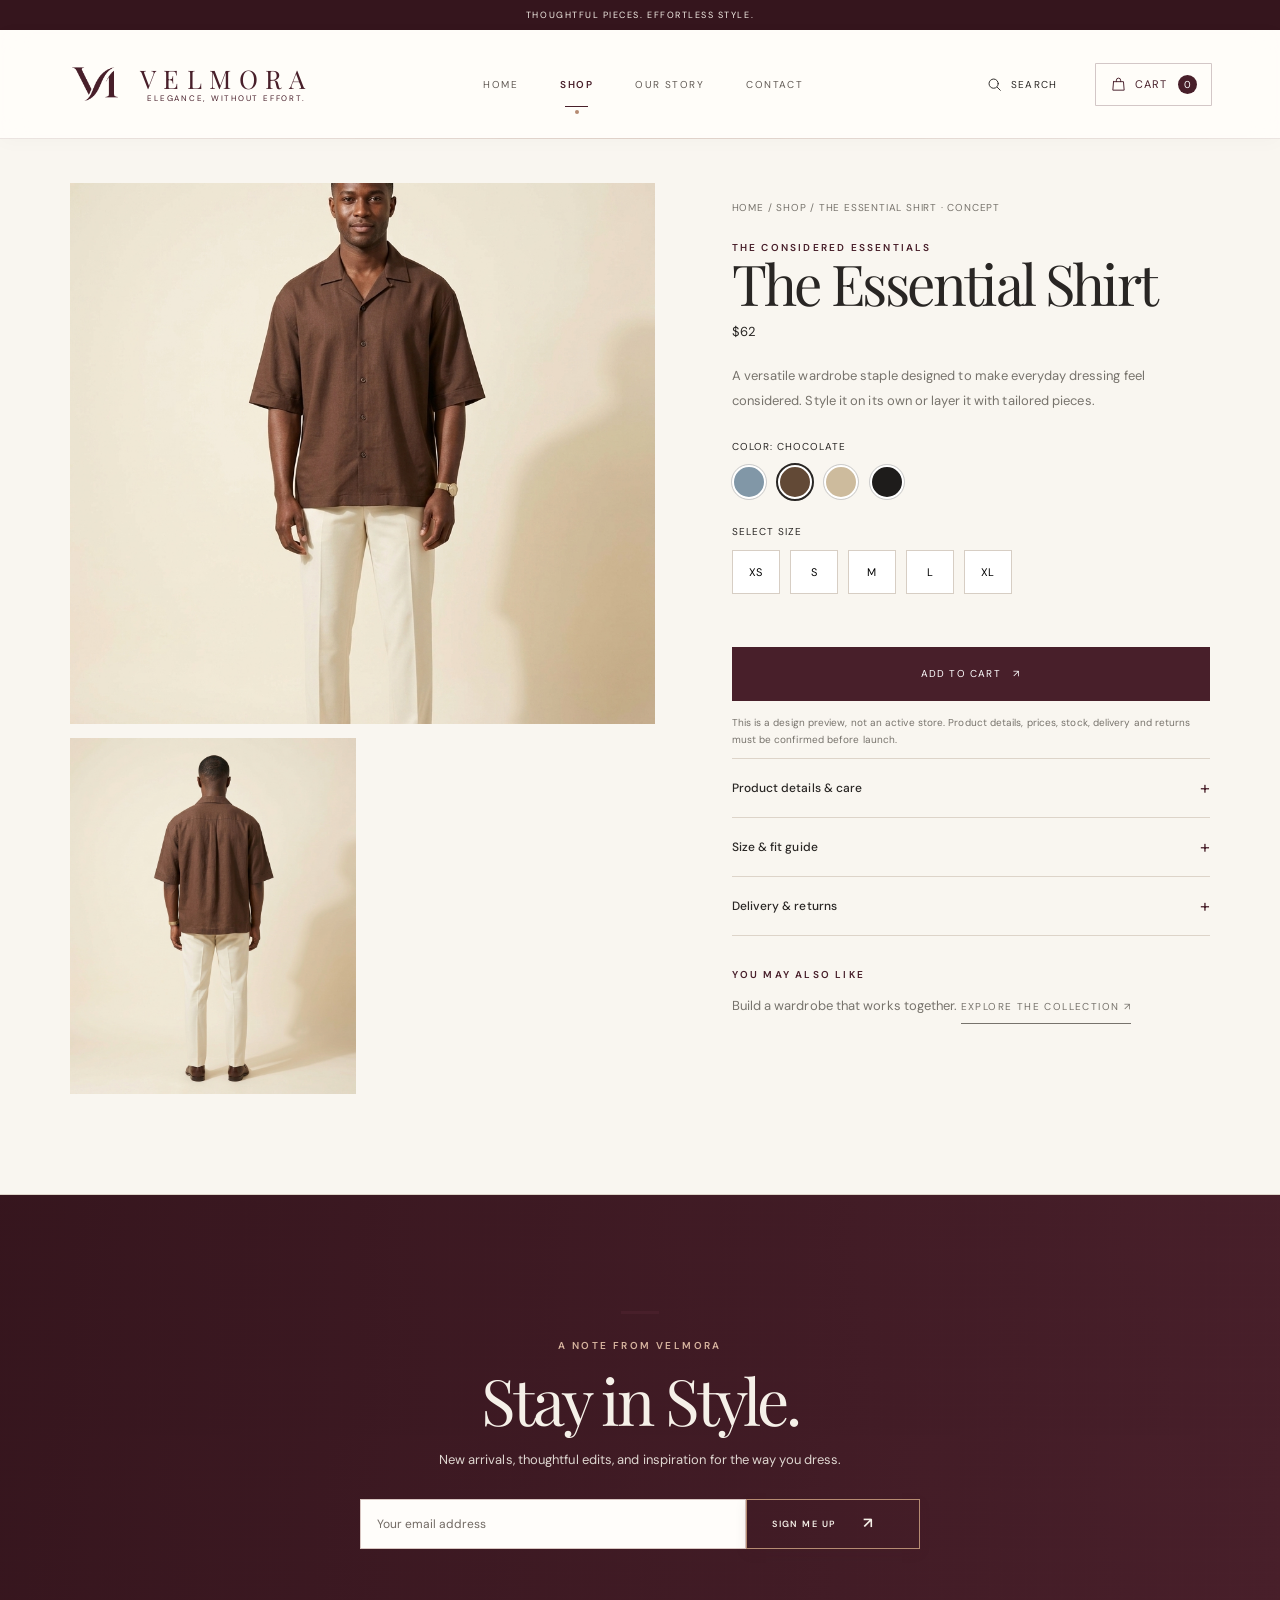
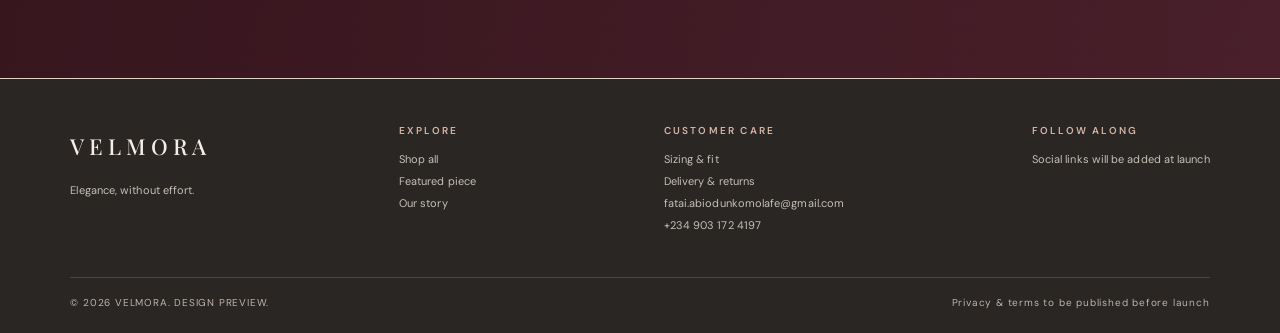
<file: product.html>
<!DOCTYPE html>

<html lang="en">
<head>
<meta charset="utf-8"/>
<meta content="width=device-width, initial-scale=1" name="viewport"/>
<meta content="Discover The Essential Shirt by VELMORA, a versatile wardrobe staple designed for easy styling across casual and smart-casual occasions." name="description"/>
<meta content="index, follow, max-image-preview:large" name="robots"/>
<meta content="#F5F0E8" name="theme-color"/>
<title>The Essential Shirt | VELMORA</title>
<meta content="website" property="og:type"/>
<meta content="VELMORA" property="og:site_name"/>
<meta content="The Essential Shirt | VELMORA" property="og:title"/>
<meta content="A versatile wardrobe staple designed for easy, considered styling." property="og:description"/>
<meta content="assets/look-sand-shirt.jpg" property="og:image"/>
<meta content="summary_large_image" name="twitter:card"/>
<meta content="The Essential Shirt | VELMORA" name="twitter:title"/>
<meta content="A versatile wardrobe staple designed for easy, considered styling." name="twitter:description"/>
<meta content="assets/look-sand-shirt.jpg" name="twitter:image"/>
<!-- Add an absolute, self-referencing canonical URL after the production domain is confirmed. -->
<link href="https://fonts.googleapis.com" rel="preconnect"/>
<link crossorigin="" href="https://fonts.gstatic.com" rel="preconnect"/>
<link rel="preload" as="image" href="assets/velmora-monogram.png"/>
<link href="styles.css" rel="stylesheet"/>
<script data-product-jsonld="" type="application/ld+json">{"@context": "https://schema.org", "@type": "Product", "name": "The Essential Shirt", "description": "A versatile wardrobe staple designed for easy styling across casual and smart-casual occasions.", "brand": {"@type": "Brand", "name": "VELMORA"}, "category": "Apparel & Accessories > Clothing > Shirts & Tops", "image": ["assets/look-sand-shirt.jpg"]}</script>
</head>
<body data-page="product">
<a class="skip-link" href="#main-content">Skip to content</a>
<div class="announcement">Thoughtful pieces. Effortless style.</div>
<header class="header">
  <nav aria-label="Main navigation" class="nav">
    <a class="brand-mark" href="index.html" aria-label="VELMORA home" title="VELMORA — Elegance, Without Effort">
      <span class="brand-symbol"><img src="assets/velmora-monogram.png" width="46" height="42" alt="" /></span>
      <span class="brand-wordmark"><span>VELMORA</span><small>ELEGANCE, WITHOUT EFFORT.</small></span>
      <span class="sr-only">VELMORA</span>
    </a>
    <div class="navlinks" id="primary-links">
      <a href="index.html" data-nav="home">Home</a>
      <a href="shop.html" data-nav="shop">Shop</a>
      <a href="index.html#story" data-nav="story">Our Story</a>
      <a href="contact.html" data-nav="contact">Contact</a>
    </div>
    <div class="navright">
      <button class="search-toggle" type="button" data-open-search aria-label="Search the collection" title="Search"><svg viewBox="0 0 24 24" aria-hidden="true"><circle cx="10.8" cy="10.8" r="6.5"></circle><path d="m16 16 4.2 4.2"></path></svg><span>Search</span></button>
      <button aria-label="Open shopping cart, 0 items" class="bag-toggle" data-open-bag="" type="button"><svg viewBox="0 0 24 24" aria-hidden="true"><path d="M5 8h14l1 12H4L5 8Z"></path><path d="M9 8V6a3 3 0 0 1 6 0v2"></path></svg><span>Cart</span><span class="bag-count" data-cart-count="">0</span></button>
      <button aria-controls="primary-links" aria-expanded="false" aria-label="Open navigation menu" class="menu-toggle mobile-only" type="button"><span class="menu-icon" aria-hidden="true">☰</span></button>
    </div>
  </nav>
</header>
<main data-product-page="" id="main-content"><div class="container detail-layout"><div aria-label="Product image gallery" class="gallery"><img alt="The Essential Shirt front view" decoding="async" fetchpriority="high" src="assets/look-sand-shirt.jpg"/><img alt="The Essential Shirt alternate styling view" decoding="async" loading="lazy" src="assets/shirt-portrait.webp"/><img alt="The Essential Shirt in ivory" decoding="async" loading="lazy" src="assets/white-shirt-portrait.jpg"/><img alt="Fabric and finishing detail" decoding="async" loading="lazy" src="assets/fabric-detail.jpg"/></div>
<div class="detail-info"><div class="breadcrumb"><a href="index.html">HOME</a>   /   <a href="shop.html">SHOP</a>   /   THE ESSENTIAL SHIRT · CONCEPT</div><div class="eyebrow">The considered essentials</div><h1 class="serif" data-product-name="">The Essential Shirt</h1><div class="detail-price" data-product-price="">Concept price shown below</div><p class="detail-desc" data-product-description="">Meet the piece that makes getting dressed simpler. The Essential Shirt pairs a timeless silhouette with versatile styling potential — an easy choice for casual days, smart-casual occasions, and everything in between.</p>
<div class="option-label">Color: <span data-color-label="">Sand</span></div><div class="swatches"><button aria-label="Sand" aria-pressed="true" class="swatch active" data-color="Sand" data-image="assets/look-sand-shirt.jpg" style="background:#cdbb9d" type="button"></button><button aria-label="Ivory" aria-pressed="false" class="swatch" data-color="Ivory" data-image="assets/shirt-portrait.webp" style="background:#f1eee7" type="button"></button></div>
<div class="option-label">Select size</div><div class="sizes"><button class="size-btn" type="button">XS</button><button class="size-btn" type="button">S</button><button class="size-btn" type="button">M</button><button class="size-btn" type="button">L</button><button class="size-btn" type="button">XL</button></div><div aria-live="polite" class="notice"></div><button class="btn" data-add-cart="" type="button">Add to cart   ↗</button><p style="font-size:10px;color:var(--muted);line-height:1.7;margin-top:13px">This is a design preview, not an active store. Product details, prices, stock, delivery and returns must be confirmed before launch.</p>
<div class="details-accordions" id="details">
<details class="product-accordion"><summary>Product details &amp; care</summary><p class="detail-desc" data-product-details-copy="">Illustrative product description only. Confirm garment construction, fabric composition and care instructions against the actual item before publishing.</p></details>
<details class="product-accordion"><summary>Size &amp; fit guide</summary><p class="detail-desc">A verified size chart and garment measurements have not yet been supplied. Add accurate measurements and model sizing before launch.</p></details>
<details class="product-accordion"><summary>Delivery &amp; returns</summary><p class="detail-desc">Delivery estimates, shipping fees, and return eligibility depend on your location and store policy. Publish the confirmed policy here before accepting orders.</p></details>
</div>
<div style="margin-top:32px"><div class="eyebrow">You may also like</div><p style="font-size:13px;color:var(--muted);line-height:1.8">Build a wardrobe that works together. <a class="text-link" href="shop.html">Explore the collection ↗</a></p></div></div></div></main>
<section class="newsletter" id="newsletter"><div class="eyebrow">A note from Velmora</div><h2 class="serif">Stay in Style.</h2><p>New arrivals, thoughtful edits, and inspiration for the way you dress.</p><form aria-label="Newsletter sign-up preview" class="newsletter-form"><input aria-label="Email address" placeholder="Your email address" required="" type="email"/><button type="submit"><span>SIGN ME UP</span><span class="newsletter-arrow" aria-hidden="true">↗</span></button></form><p aria-live="polite" class="form-message"></p></section>
<footer class="footer"><div class="footer-inner"><div><a class="wordmark" href="index.html">VELMORA</a><p>Elegance, without effort.</p></div><div><div class="eyebrow">Explore</div><p><a href="shop.html">Shop all</a><br/><a href="product.html?item=essential-shirt">Featured piece</a><br/><a href="index.html#story">Our story</a></p></div><div id="footer-contact"><div class="eyebrow">Customer care</div><p><a href="product.html#details">Sizing &amp; fit</a><br/><a href="product.html#details">Delivery &amp; returns</a><br/><a href="mailto:fatai.abiodunkomolafe@gmail.com">fatai.abiodunkomolafe@gmail.com</a><br/><a href="tel:+2349031724197">+234 903 172 4197</a></p></div><div><div class="eyebrow">Follow along</div><p>Social links will be added at launch</p></div></div><div class="footer-bottom"><span>© 2026 VELMORA. DESIGN PREVIEW.</span><span>Privacy &amp; terms to be published before launch</span></div></footer>
<script src="script.js"></script></body></html>
</file>
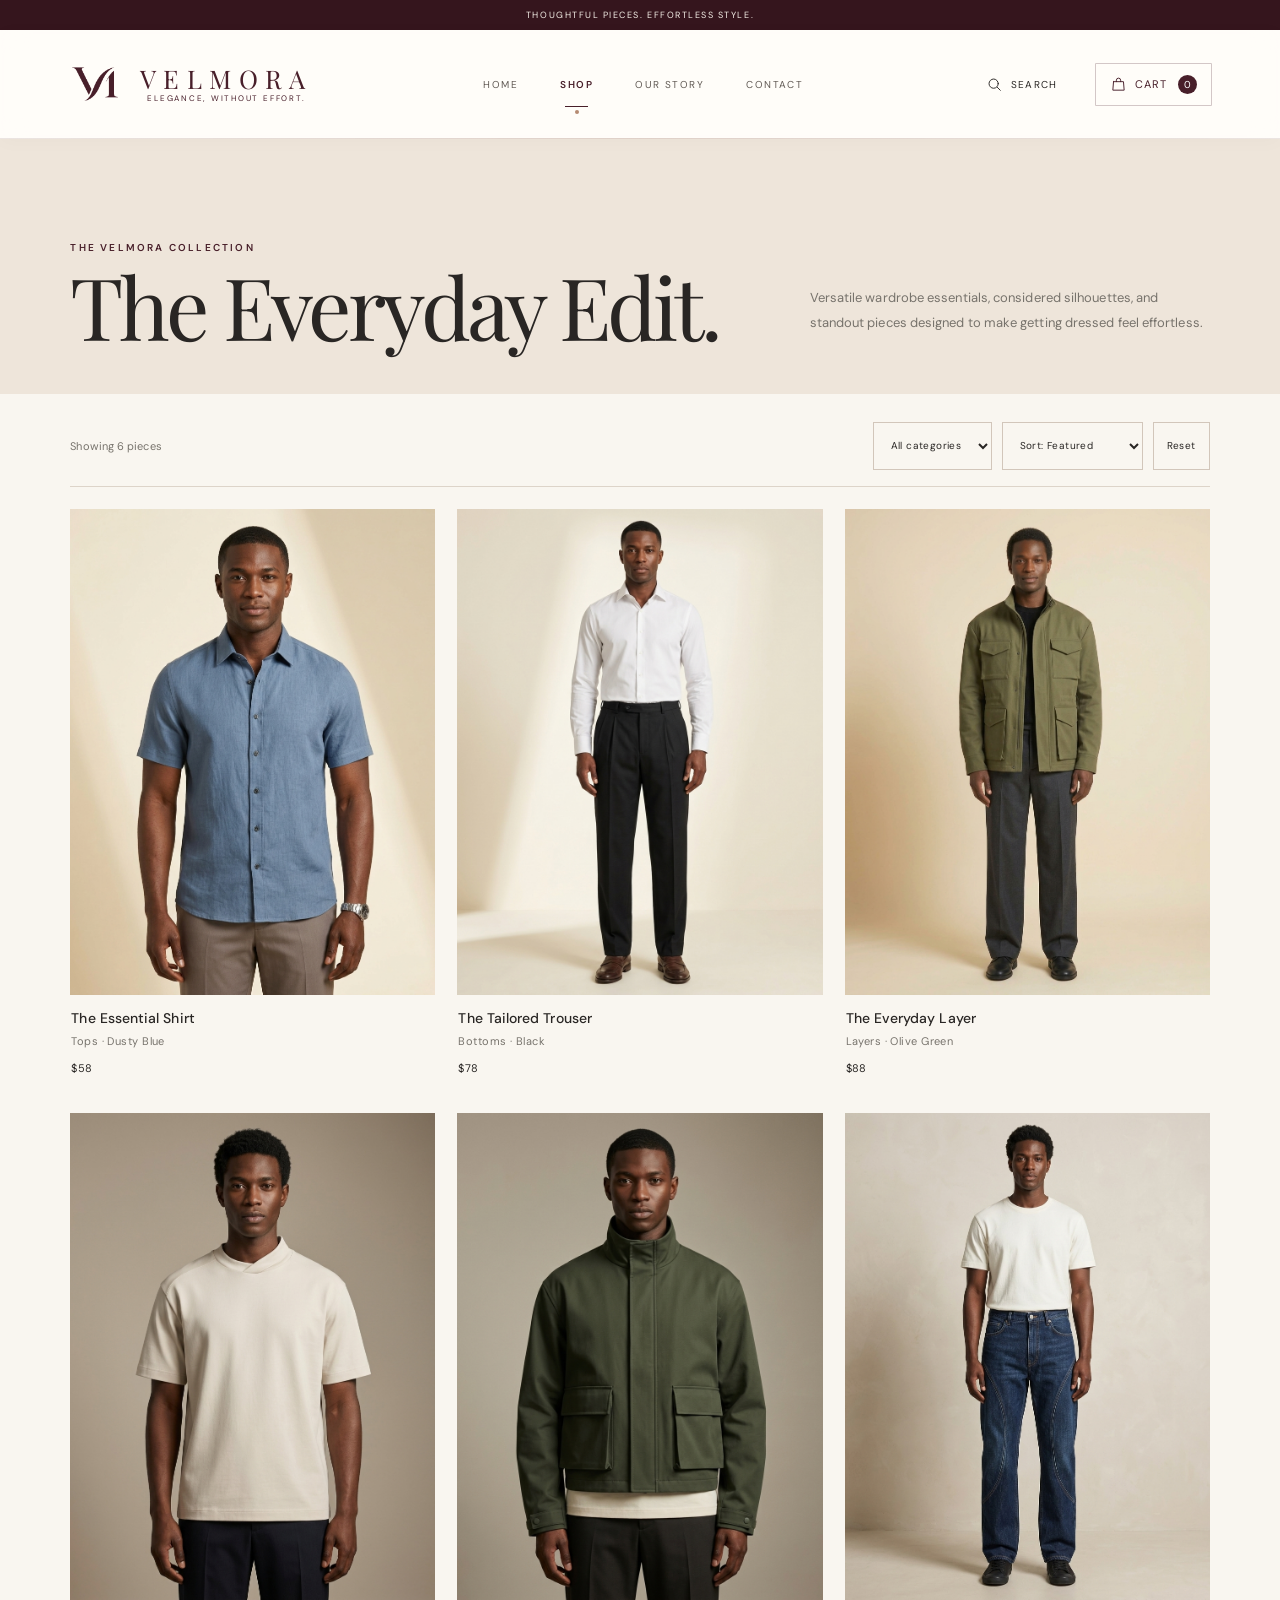
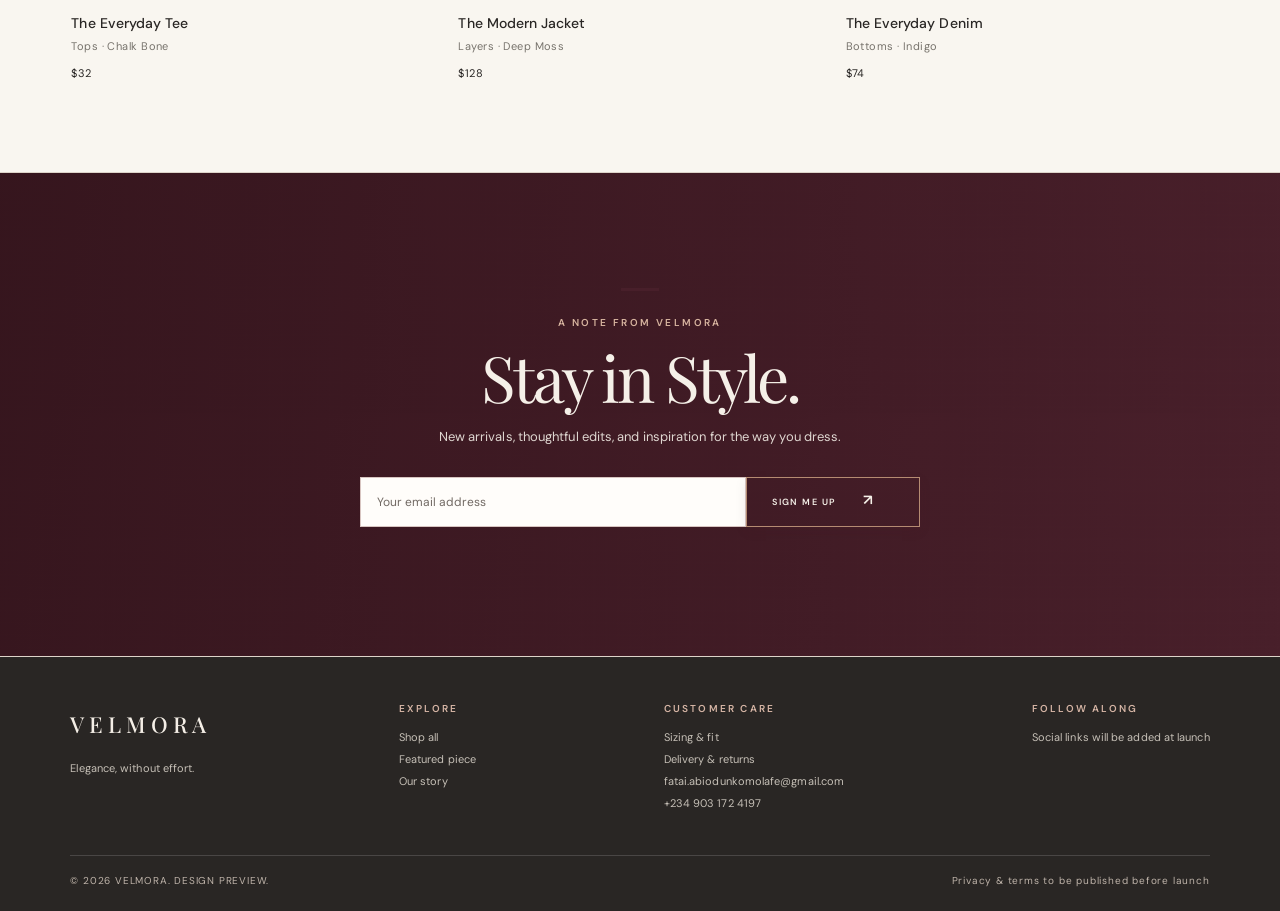
<file: shop.html>
<!DOCTYPE html>

<html lang="en">
<head>
<meta charset="utf-8"/>
<meta content="width=device-width, initial-scale=1" name="viewport"/>
<meta content="Explore the VELMORA collection of modern wardrobe essentials, considered silhouettes and versatile pieces for effortless everyday style." name="description"/>
<meta content="index, follow, max-image-preview:large" name="robots"/>
<meta content="#F5F0E8" name="theme-color"/>
<title>Shop the Collection | VELMORA Modern Fashion</title>
<meta content="website" property="og:type"/>
<meta content="VELMORA" property="og:site_name"/>
<meta content="The VELMORA Collection" property="og:title"/>
<meta content="Explore modern wardrobe essentials and considered silhouettes from VELMORA." property="og:description"/>
<meta content="assets/tailoring-edit.webp" property="og:image"/>
<meta content="summary_large_image" name="twitter:card"/>
<meta content="The VELMORA Collection" name="twitter:title"/>
<meta content="Explore modern wardrobe essentials and considered silhouettes from VELMORA." name="twitter:description"/>
<meta content="assets/tailoring-edit.webp" name="twitter:image"/>
<!-- Add an absolute, self-referencing canonical URL after the production domain is confirmed. -->
<link href="https://fonts.googleapis.com" rel="preconnect"/>
<link crossorigin="" href="https://fonts.gstatic.com" rel="preconnect"/>
<link rel="preload" as="image" href="assets/velmora-monogram.png"/>
<link href="styles.css" rel="stylesheet"/>
<script type="application/ld+json">{"@context": "https://schema.org", "@type": "CollectionPage", "name": "The VELMORA Collection", "description": "Explore the VELMORA collection of modern wardrobe essentials, considered silhouettes and versatile pieces for effortless everyday style.", "inLanguage": "en"}</script>
</head>
<body data-page="shop">
<a class="skip-link" href="#main-content">Skip to content</a>
<div class="announcement">Thoughtful pieces. Effortless style.</div>
<header class="header">
  <nav aria-label="Main navigation" class="nav">
    <a class="brand-mark" href="index.html" aria-label="VELMORA home" title="VELMORA — Elegance, Without Effort">
      <span class="brand-symbol"><img src="assets/velmora-monogram.png" width="46" height="42" alt="" /></span>
      <span class="brand-wordmark"><span>VELMORA</span><small>ELEGANCE, WITHOUT EFFORT.</small></span>
      <span class="sr-only">VELMORA</span>
    </a>
    <div class="navlinks" id="primary-links">
      <a href="index.html" data-nav="home">Home</a>
      <a href="shop.html" data-nav="shop">Shop</a>
      <a href="index.html#story" data-nav="story">Our Story</a>
      <a href="contact.html" data-nav="contact">Contact</a>
    </div>
    <div class="navright">
      <button class="search-toggle" type="button" data-open-search aria-label="Search the collection" title="Search"><svg viewBox="0 0 24 24" aria-hidden="true"><circle cx="10.8" cy="10.8" r="6.5"></circle><path d="m16 16 4.2 4.2"></path></svg><span>Search</span></button>
      <button aria-label="Open shopping cart, 0 items" class="bag-toggle" data-open-bag="" type="button"><svg viewBox="0 0 24 24" aria-hidden="true"><path d="M5 8h14l1 12H4L5 8Z"></path><path d="M9 8V6a3 3 0 0 1 6 0v2"></path></svg><span>Cart</span><span class="bag-count" data-cart-count="">0</span></button>
      <button aria-controls="primary-links" aria-expanded="false" aria-label="Open navigation menu" class="menu-toggle mobile-only" type="button"><span class="menu-icon" aria-hidden="true">☰</span></button>
    </div>
  </nav>
</header>
<main id="main-content"><section class="page-hero"><div class="container"><div><div class="eyebrow">The Velmora collection</div><h1 class="page-title serif">The Everyday Edit.</h1></div><p>Versatile wardrobe essentials, considered silhouettes, and standout pieces designed to make getting dressed feel effortless.</p></div></section>
<div class="container shop-products"><div class="shop-controls"><span data-results-count="">Showing 6 pieces</span><div class="filters"><select aria-label="Filter category" data-filter=""><option value="all">All categories</option><option value="tops">Tops</option><option value="bottoms">Bottoms</option><option value="layers">Layers</option></select><select aria-label="Sort products" data-sort=""><option value="featured">Sort: Featured</option><option value="az">Name: A to Z</option><option value="za">Name: Z to A</option><option value="price-low">Price: Low to High</option><option value="price-high">Price: High to Low</option></select><button class="filter-reset" data-reset-filters="" type="button">Reset</button></div></div>
<div class="products" data-product-grid="">
<a class="product-card" data-category="tops" data-order="1" data-price="88" data-product-card="" data-product-id="essential-shirt" href="product.html?item=essential-shirt"><div class="product-image"><img alt="The Essential Shirt in sand, VELMORA concept product" decoding="async" loading="lazy" src="assets/assets/essential-shirt-mens-dusty-blue-front.jpeg"/></div><div class="product-meta"><h3>The Essential Shirt</h3><p>Tops · Sand</p><span class="price">$88 · concept price</span></div></a>
<a class="product-card" data-category="bottoms" data-order="2" data-price="112" data-product-card="" data-product-id="tailored-trouser" href="product.html?item=tailored-trouser"><div class="product-image"><img alt="The Tailored Trouser in a neutral tone, VELMORA concept product" decoding="async" loading="lazy" src="assets/assets/tailored-trouser-mens-black-front.jpeg"/></div><div class="product-meta"><h3>The Tailored Trouser</h3><p>Bottoms · Black</p><span class="price">$112 · concept price</span></div></a>
<a class="product-card" data-category="layers" data-order="3" data-price="148" data-product-card="" data-product-id="everyday-layer" href="product.html?item=everyday-layer"><div class="product-image"><img alt="The Everyday Layer in a warm neutral tone, VELMORA concept product" decoding="async" loading="lazy" src="assets/assets/everyday-layer-mens-olive-green-front.jpeg"/></div><div class="product-meta"><h3>The Everyday Layer</h3><p>Layers · Neutral</p><span class="price">$148 · concept price</span></div></a>
<a class="product-card" data-category="tops" data-order="4" data-price="48" data-product-card="" data-product-id="everyday-tee" href="product.html?item=everyday-tee"><div class="product-image"><img alt="The Everyday Tee" decoding="async" loading="lazy" src="assets/assets/everyday-tee-mens-chalk-bone-front.jpeg"/></div><div class="product-meta"><h3>The Everyday Tee</h3><p>Tops · White</p><span class="price">$48 · concept price</span></div></a>
<a class="product-card" data-category="layers" data-order="5" data-price="168" data-product-card="" data-product-id="modern-jacket" href="product.html?item=modern-jacket"><div class="product-image"><img alt="Menswear editorial in chocolate tailoring" decoding="async" loading="lazy" src="assets/assets/modern-jacket-mens-deep-moss-front.jpeg"/></div><div class="product-meta"><h3>The Modern Jacket</h3><p>Layers · Cocoa</p><span class="price">$168 · concept price</span></div></a>
<a class="product-card" data-category="bottoms" data-order="6" data-price="96" data-product-card="" data-product-id="everyday-denim" href="product.html?item=everyday-denim"><div class="product-image"><img alt="The Everyday Denim concept image; replace with verified denim photography before launch" decoding="async" loading="lazy" src="assets/assets/everyday-denim-mens-indigo-denim-front.jpeg"/></div><div class="product-meta"><h3>The Everyday Denim</h3><p>Bottoms · Indigo (concept image)</p><span class="price">$96 · concept price</span></div></a>
</div></div></main>
<section class="newsletter" id="newsletter"><div class="eyebrow">A note from Velmora</div><h2 class="serif">Stay in Style.</h2><p>New arrivals, thoughtful edits, and inspiration for the way you dress.</p><form aria-label="Newsletter sign-up preview" class="newsletter-form"><input aria-label="Email address" placeholder="Your email address" required="" type="email"/><button type="submit"><span>SIGN ME UP</span><span class="newsletter-arrow" aria-hidden="true">↗</span></button></form><p aria-live="polite" class="form-message"></p></section>
<footer class="footer"><div class="footer-inner"><div><a class="wordmark" href="index.html">VELMORA</a><p>Elegance, without effort.</p></div><div><div class="eyebrow">Explore</div><p><a href="shop.html">Shop all</a><br/><a href="product.html?item=essential-shirt">Featured piece</a><br/><a href="index.html#story">Our story</a></p></div><div id="footer-contact"><div class="eyebrow">Customer care</div><p><a href="product.html#details">Sizing &amp; fit</a><br/><a href="product.html#details">Delivery &amp; returns</a><br/><a href="mailto:fatai.abiodunkomolafe@gmail.com">fatai.abiodunkomolafe@gmail.com</a><br/><a href="tel:+2349031724197">+234 903 172 4197</a></p></div><div><div class="eyebrow">Follow along</div><p>Social links will be added at launch</p></div></div><div class="footer-bottom"><span>© 2026 VELMORA. DESIGN PREVIEW.</span><span>Privacy &amp; terms to be published before launch</span></div></footer>
<script src="script.js"></script></body></html>
</file>
<file: styles.css>
@import url('https://fonts.googleapis.com/css2?family=DM+Sans:wght@400;500;600;700&family=Playfair+Display:wght@400;500;600&display=swap');
:root{--oxblood:#481F2A;--porcelain:#F5F0E8;--antique-rose:#B58B72;--ink:#292624;--muted:#77736c;--cream:#F5F0E8;--paper:#fffdfa;--line:#e6e0d7;--accent:#B58B72;--dusty-mauve:#D8C5C1}
*{box-sizing:border-box}.skip-link{position:absolute;left:12px;top:-60px;z-index:1000;background:var(--ink);color:#fff;padding:12px 16px}.skip-link:focus{top:12px}a:focus-visible,button:focus-visible,input:focus-visible,select:focus-visible{outline:2px solid var(--antique-rose);outline-offset:3px}html{scroll-behavior:smooth}body{margin:0;background:var(--paper);color:var(--ink);font-family:'DM Sans',sans-serif}a{color:inherit;text-decoration:none}button,input{font:inherit}.announcement{background:var(--ink);color:white;text-align:center;padding:10px 14px;font-size:10px;letter-spacing:.17em;text-transform:uppercase}.header{position:sticky;top:0;z-index:10;background:rgba(255,253,250,.95);backdrop-filter:blur(12px);border-bottom:1px solid var(--line)}.nav{max-width:1320px;margin:auto;display:flex;align-items:center;justify-content:space-between;padding:20px 5.5%;gap:24px}.navlinks{display:flex;gap:28px;align-items:center;font-size:11px;letter-spacing:.12em;text-transform:uppercase}.wordmark{font-family:'Playfair Display',serif;font-size:28px;letter-spacing:.23em;white-space:nowrap}.navright{display:flex;gap:17px;align-items:center;font-size:11px;text-transform:uppercase;letter-spacing:.1em}.menu-toggle{display:none;background:none;border:0}.container{max-width:1320px;margin:auto;padding:0 5.5%}.eyebrow{font-size:10px;letter-spacing:.22em;text-transform:uppercase;color:var(--oxblood);font-weight:600}.serif{font-family:'Playfair Display',serif;font-weight:400;letter-spacing:-.035em}.hero{display:grid;grid-template-columns: .86fr 1.14fr;min-height:650px;background:var(--cream)}.hero-copy{padding:9% 8% 8% max(8%,calc((100vw - 1320px)/2));display:flex;flex-direction:column;justify-content:center;align-items:flex-start}.hero h1{font-size:clamp(46px,5.3vw,78px);line-height:1.03;margin:22px 0 20px;max-width:560px}.hero p{font-size:14px;line-height:1.9;color:#625e57;max-width:390px;margin:0 0 30px}.hero-image{min-height:520px;background-size:cover;background-position:center;position:relative}.hero-image:after{content:"";position:absolute;inset:0;background:linear-gradient(0deg,rgba(0,0,0,.08),transparent 45%)}.btn{display:inline-flex;align-items:center;justify-content:center;background:var(--oxblood);color:#fff;padding:16px 23px;font-size:10px;letter-spacing:.16em;text-transform:uppercase;border:1px solid var(--oxblood);transition:background .2s,border-color .2s,color .2s}.btn:hover{background:var(--antique-rose);border-color:var(--antique-rose);color:var(--ink)}.btn-light{background:transparent;color:var(--ink)}.section{padding:90px 0}.section-head{display:flex;justify-content:space-between;align-items:end;gap:25px;margin-bottom:32px}.section h2,.page-title{font-size:clamp(35px,4vw,54px);line-height:1.08;margin:10px 0 0}.section-intro{color:var(--muted);font-size:13px;line-height:1.8;max-width:440px}.text-link{font-size:10px;text-transform:uppercase;letter-spacing:.14em;border-bottom:1px solid;padding-bottom:7px;white-space:nowrap}.category-grid{display:grid;grid-template-columns:repeat(2,1fr);gap:18px}.category-card{position:relative;min-height:400px;background-size:cover;background-position:center;display:flex;align-items:flex-end;padding:28px;color:#fff;overflow:hidden}.category-card:before{content:"";position:absolute;inset:0;background:linear-gradient(0deg,rgba(0,0,0,.48),transparent 58%);transition:.3s}.category-card:hover:before{background:linear-gradient(0deg,rgba(0,0,0,.6),rgba(0,0,0,.04))}.category-card div{position:relative}.category-card h3{font-family:'Playfair Display',serif;font-weight:400;font-size:34px;margin:0 0 8px}.category-card span{font-size:10px;letter-spacing:.16em;text-transform:uppercase}.products{display:grid;grid-template-columns:repeat(4,1fr);gap:18px}.product-card img{width:100%;aspect-ratio:3/4;object-fit:cover;display:block;background:var(--cream);transition:transform .4s}.product-card{min-width:0}.product-image{overflow:hidden;background:var(--cream);position:relative}.product-card:hover img{transform:scale(1.035)}.product-meta{padding:13px 1px 0}.product-meta h3{font-size:13px;font-weight:500;margin:0 0 7px}.product-meta p{font-size:11px;color:var(--muted);margin:0 0 8px}.price{font-size:12px}.story{display:grid;grid-template-columns:1fr 1fr;background:var(--cream)}.story-image{min-height:440px;background-size:cover;background-position:center}.story-copy{padding:10%;display:flex;flex-direction:column;align-items:flex-start;justify-content:center}.story-copy h2{font-size:clamp(34px,4vw,52px);margin:15px 0}.story-copy p{font-size:13px;line-height:1.9;color:var(--muted);max-width:430px}.newsletter{position:relative;background:var(--paper);color:var(--ink);text-align:center;padding:78px 20px 82px;border-top:1px solid var(--line);border-bottom:1px solid var(--line);overflow:hidden}.newsletter:before{content:"";display:block;width:38px;height:3px;background:var(--oxblood);margin:0 auto 25px}.newsletter .eyebrow{color:var(--oxblood);font-size:10px;letter-spacing:.24em}.newsletter h2{font-size:clamp(38px,4vw,48px);line-height:1.08;margin:13px 0 14px;color:var(--ink)}.newsletter p{color:#625b55;font-size:13px;line-height:1.8;margin:0 auto;max-width:460px}.newsletter-form{display:flex;max-width:490px;margin:28px auto 0;gap:8px}.newsletter-form input{flex:1;min-width:0;border:1px solid #d8cec3;background:#fffdfa;color:var(--ink);padding:16px;font-size:12px;border-radius:0}.newsletter-form input::placeholder{color:#716963;opacity:1}.newsletter-form input:focus{outline:2px solid var(--oxblood);outline-offset:2px}.newsletter-form button{border:1px solid var(--oxblood);background:var(--oxblood);color:#fff;padding:0 23px;font-size:10px;font-weight:600;letter-spacing:.13em;transition:background .2s,color .2s}.newsletter-form button:hover{background:transparent;color:var(--oxblood)}.newsletter .form-message{margin:14px auto 0;color:var(--oxblood);font-size:12px}.footer{background:var(--ink);color:#f6f2eb;padding:45px 5.5% 24px}.footer-inner{max-width:1320px;margin:auto;display:flex;justify-content:space-between;gap:30px;flex-wrap:wrap}.footer .wordmark{font-size:22px}.footer p,.footer a{font-size:11px;color:#c6c0b7;line-height:2}.footer-bottom{max-width:1320px;margin:30px auto 0;border-top:1px solid #48453f;padding-top:18px;display:flex;justify-content:space-between;color:#aaa39a;font-size:10px;letter-spacing:.08em}.page-hero{background:var(--cream);padding:70px 0 55px}.page-hero .container{display:flex;justify-content:space-between;align-items:end;gap:30px}.page-hero p{max-width:450px;color:var(--muted);font-size:13px;line-height:1.8}.shop-controls{display:flex;justify-content:space-between;align-items:center;margin:28px 0 22px;font-size:11px;color:var(--muted)}.filters{display:flex;gap:10px;flex-wrap:wrap}.filters select{border:1px solid var(--line);background:white;padding:10px 13px;font-size:11px;color:var(--ink)}.shop-products{padding-bottom:90px}.shop-products .products{grid-template-columns:repeat(3,1fr);row-gap:36px}.detail-layout{display:grid;grid-template-columns:1.1fr .9fr;gap:7%;padding-top:45px;padding-bottom:90px}.gallery{display:grid;grid-template-columns:1fr 1fr;gap:12px;align-content:start}.gallery img{width:100%;display:block;aspect-ratio:3/4;object-fit:cover;background:var(--cream)}.gallery img:first-child{grid-column:span 2;aspect-ratio:1.25/1;object-position:center 35%}.detail-info{position:sticky;top:120px;align-self:start;padding-top:15px}.breadcrumb{font-size:10px;color:var(--muted);letter-spacing:.08em;margin-bottom:24px}.detail-info h1{font-size:clamp(36px,4vw,50px);margin:0 0 12px}.detail-price{font-size:14px;margin-bottom:24px}.detail-desc{font-size:13px;line-height:1.9;color:var(--muted);max-width:450px}.option-label{font-size:10px;text-transform:uppercase;letter-spacing:.12em;margin:26px 0 12px}.swatches,.sizes{display:flex;gap:10px;flex-wrap:wrap}.swatch{width:30px;height:30px;border-radius:50%;border:2px solid white;outline:1px solid #ccc;cursor:pointer}.swatch.active{outline:2px solid var(--ink)}.size-btn{border:1px solid var(--line);background:white;min-width:48px;padding:13px;cursor:pointer;font-size:11px}.size-btn.active{background:var(--oxblood);color:white;border-color:var(--oxblood)}.detail-info .btn{width:100%;margin-top:25px;cursor:pointer}.help-row{border-top:1px solid var(--line);padding:17px 0;font-size:12px;display:flex;justify-content:space-between}.help-row:first-of-type{margin-top:25px}.details-accordions{margin-top:10px}.notice{font-size:11px;color:var(--oxblood);min-height:18px;margin-top:10px}.mobile-only{display:none}
@media(max-width:800px){.nav{padding:17px 5%}.navlinks{gap:14px}.navlinks a{font-size:9px}.navright{font-size:9px}.wordmark{font-size:22px}.hero{grid-template-columns:1fr}.hero-copy{padding:65px 7%}.hero-image{min-height:470px;grid-row:1}.hero h1{font-size:58px}.section{padding:65px 0}.category-card{min-height:300px;padding:20px}.category-card h3{font-size:28px}.products{grid-template-columns:repeat(2,1fr);gap:22px 12px}.story{grid-template-columns:1fr}.story-image{min-height:360px}.story-copy{padding:55px 7%}.shop-products .products{grid-template-columns:repeat(2,1fr)}.detail-layout{grid-template-columns:1fr;gap:30px;padding-top:20px}.detail-info{position:static;padding-top:0}.page-hero .container{display:block}.page-hero p{margin-bottom:0}.footer-bottom{gap:10px;flex-wrap:wrap}}
@media(max-width:520px){.announcement{font-size:9px}.navlinks{display:none}.navright .account{display:none}.mobile-only{display:block}.nav{gap:10px}.wordmark{font-size:20px;letter-spacing:.16em}.hero h1{font-size:48px}.hero-image{min-height:390px}.hero-copy{padding:55px 6%}.section-head{align-items:flex-start;flex-direction:column}.category-grid{gap:10px}.category-card{min-height:240px;padding:15px}.category-card h3{font-size:23px}.category-card span{font-size:8px}.section{padding:55px 0}.section h2,.page-title{font-size:39px}.story-image{min-height:300px}.newsletter{padding:58px 18px 62px}.newsletter h2{font-size:35px}.newsletter-form{max-width:100%;flex-direction:column;gap:9px}.newsletter-form input,.newsletter-form button{min-height:48px}.newsletter-form button{padding:0 18px}.shop-controls{align-items:flex-start;gap:14px;flex-direction:column}.filters select{padding:9px}.gallery{gap:7px}.gallery img:first-child{aspect-ratio:1/1}.footer-bottom{font-size:9px}}
@media(max-width:520px){.navlinks.nav-open{display:flex;position:absolute;top:100%;left:0;right:0;flex-direction:column;align-items:flex-start;padding:18px 6%;gap:18px;background:var(--paper);border-bottom:1px solid var(--line);box-shadow:0 12px 20px rgba(0,0,0,.06)}.navlinks.nav-open a{font-size:11px}}

/* Native, keyboard-accessible product accordions */
.product-accordion{border-top:1px solid var(--line)}
.product-accordion:last-child{border-bottom:1px solid var(--line)}
.product-accordion summary{list-style:none;cursor:pointer;display:flex;align-items:center;justify-content:space-between;gap:16px;padding:17px 0;font-size:12px;font-weight:500}
.product-accordion summary::-webkit-details-marker{display:none}
.product-accordion summary::after{content:'+';font-size:18px;font-weight:400;color:var(--oxblood)}
.product-accordion[open] summary::after{content:'−'}
.product-accordion .detail-desc{margin:0 0 18px}
.newsletter-form button{cursor:pointer;min-height:48px}
@media(prefers-reduced-motion:reduce){html{scroll-behavior:auto}*,*::before,*::after{animation-duration:.01ms!important;animation-iteration-count:1!important;transition-duration:.01ms!important}}

/* Premium interaction and responsive QA refinements */
:root{--focus-ring:#7b3c4b;--surface-shadow:0 18px 55px rgba(41,38,36,.14)}
button,select,input{touch-action:manipulation}
button{cursor:pointer}
button:disabled{opacity:.45;cursor:not-allowed}
.navright .bag-toggle{appearance:none;border:0;background:transparent;color:var(--ink);padding:10px 0;font-size:11px;letter-spacing:.1em;text-transform:uppercase;white-space:nowrap}
.navright .bag-toggle:hover{color:var(--oxblood)}
.navright .bag-toggle [data-cart-count]{display:inline-grid;place-items:center;min-width:19px;height:19px;padding:0 4px;margin-left:3px;border-radius:50%;background:var(--oxblood);color:#fff;font-size:10px;letter-spacing:0}
.navlinks a,.footer a,.text-link,.product-card,.category-card,.btn,.bag-toggle,.filter-reset{transition:color .2s ease,background-color .2s ease,border-color .2s ease,opacity .2s ease}
.navlinks a:hover,.footer a:hover,.text-link:hover{color:var(--antique-rose)}
.product-card:focus-visible,.category-card:focus-visible,.wordmark:focus-visible,.text-link:focus-visible{outline:2px solid var(--oxblood);outline-offset:4px}
.product-card:hover .product-meta h3{color:var(--oxblood)}
.product-card[hidden]{display:none!important}
.filter-reset{border:1px solid var(--line);background:transparent;color:var(--ink);padding:10px 13px;font-size:11px;min-height:40px}
.filter-reset:hover{border-color:var(--oxblood);color:var(--oxblood)}
.filters select{min-height:40px;max-width:100%;border-radius:0}
.shop-controls{gap:16px}
.shop-controls>[data-results-count]{font-variant-numeric:tabular-nums}
.swatch{flex:0 0 auto;min-width:34px;min-height:34px}
.size-btn{min-height:44px;min-width:48px}
.newsletter-form button{cursor:pointer}
.newsletter-form button:focus-visible,.btn:focus-visible,.filter-reset:focus-visible,.swatch:focus-visible,.size-btn:focus-visible,.icon-button:focus-visible,.bag-clear:focus-visible{outline:3px solid var(--antique-rose);outline-offset:3px}
.bag-is-open{overflow:hidden}
.bag-overlay{position:fixed;inset:0;z-index:50;background:rgba(20,17,16,.44);opacity:0;transition:opacity .25s ease}
.bag-overlay:not([hidden]){opacity:1}
.bag-drawer{position:fixed;z-index:51;inset:0 0 0 auto;width:min(460px,100%);height:100dvh;background:var(--paper);box-shadow:var(--surface-shadow);display:flex;flex-direction:column;padding:clamp(20px,4vw,34px);transform:translateX(105%);visibility:hidden;transition:transform .28s ease,visibility .28s ease;overflow-y:auto}
.bag-drawer.is-open{transform:translateX(0);visibility:visible}
.bag-head{display:flex;align-items:flex-start;justify-content:space-between;gap:20px;padding-bottom:22px;border-bottom:1px solid var(--line)}
.bag-head .eyebrow{margin:0 0 9px}
.bag-head h2{font-size:clamp(28px,4vw,36px);margin:0}
.icon-button{width:42px;height:42px;display:grid;place-items:center;border:1px solid var(--line);background:transparent;color:var(--ink);font-size:28px;line-height:1}
.icon-button:hover{border-color:var(--oxblood);color:var(--oxblood)}
.bag-items{flex:1;padding:10px 0}
.bag-empty{padding:38px 0;text-align:center}
.bag-empty .serif{font-size:26px;margin:0 0 12px}
.bag-empty p:not(.serif){font-size:13px;line-height:1.8;color:var(--muted);margin:0 auto 22px;max-width:280px}
.bag-item{display:grid;grid-template-columns:92px minmax(0,1fr);gap:16px;padding:18px 0;border-bottom:1px solid var(--line)}
.bag-item img{display:block;width:92px;height:118px;object-fit:cover;background:var(--cream)}
.bag-item-copy h3{font-family:'Playfair Display',serif;font-size:18px;font-weight:400;margin:3px 0 8px}
.bag-item-copy p,.bag-item-actions{font-size:12px;color:var(--muted);margin:0 0 12px}
.bag-item-actions{display:flex;align-items:center;justify-content:space-between;gap:10px}
.bag-item-actions button,.bag-clear{border:0;background:transparent;color:var(--oxblood);text-decoration:underline;text-underline-offset:3px;padding:8px 0;font-size:12px}
.bag-foot{border-top:1px solid var(--line);padding-top:18px}
.bag-note{font-size:12px;line-height:1.7;color:var(--muted);margin:0 0 14px}
.bag-checkout{width:100%;min-height:50px}
.bag-clear{display:block;margin:8px auto 0}
.bag-clear:disabled{opacity:.4;text-decoration:none}
@media(max-width:900px){
  .nav{gap:18px;padding-inline:4%}.navlinks{gap:16px}.navlinks a{font-size:10px;letter-spacing:.08em}.navright{gap:13px}.navright .bag-toggle{font-size:10px}
  .hero{min-height:560px}.hero-copy{padding-left:7%}.hero h1{font-size:clamp(46px,6vw,64px)}
  .detail-layout{gap:4%}
}
@media(max-width:680px){
  .nav{position:relative;padding:15px 5%;gap:10px}.navlinks{display:none}.navlinks.nav-open{display:flex;position:absolute;top:100%;left:0;right:0;flex-direction:column;align-items:stretch;padding:18px 6%;gap:0;background:var(--paper);border-bottom:1px solid var(--line);box-shadow:0 12px 20px rgba(0,0,0,.06)}
  .navlinks.nav-open a{font-size:12px;padding:13px 0;border-bottom:1px solid var(--line)}.navlinks.nav-open a:last-child{border-bottom:0}.mobile-only{display:block}.navright .account{display:none}.menu-toggle{display:grid;place-items:center;min-width:42px;min-height:42px;font-size:22px;color:var(--ink)}
  .navright{gap:14px}.navright .bag-toggle{padding:10px 0}.wordmark{font-size:21px;letter-spacing:.15em}
  .hero{grid-template-columns:1fr;min-height:0}.hero-image{grid-row:1;min-height:clamp(320px,88vw,520px)}.hero-copy{padding:42px 6% 48px}.hero h1{font-size:clamp(43px,10vw,60px)}
  .section{padding:54px 0}.section-head{align-items:flex-start;flex-direction:column}.category-grid{grid-template-columns:1fr}.category-card{min-height:clamp(250px,72vw,390px)}
  .products,.shop-products .products{grid-template-columns:repeat(2,minmax(0,1fr));gap:26px 12px}.product-meta h3{font-size:13px;line-height:1.45}.product-meta p,.price{font-size:11px}
  .story{grid-template-columns:1fr}.story-image{min-height:clamp(280px,75vw,420px)}.story-copy{padding:44px 6% 52px}
  .page-hero{padding:48px 0 36px}.page-hero .container{display:block}.page-hero p{margin:16px 0 0}.shop-controls{align-items:flex-start;flex-direction:column;margin:22px 0}.filters{width:100%;display:grid;grid-template-columns:minmax(0,1fr) minmax(0,1fr);gap:8px}.filters select,.filter-reset{width:100%;min-width:0}
  .detail-layout{grid-template-columns:1fr;gap:26px;padding-top:12px;padding-bottom:58px}.gallery{gap:8px}.gallery img:first-child{aspect-ratio:1/1}.detail-info{position:static;padding-top:0}.detail-info h1{font-size:clamp(34px,8vw,46px)}
  .newsletter{padding:54px 18px 58px}.newsletter-form{flex-direction:column;gap:9px}.newsletter-form input,.newsletter-form button{width:100%;min-height:50px}.newsletter-form button{padding:12px}
  .footer-inner{display:grid;grid-template-columns:repeat(2,minmax(0,1fr));gap:24px}.footer-bottom{flex-direction:column;line-height:1.8}
}
@media(max-width:360px){
  .announcement{font-size:8px;letter-spacing:.1em}.nav{padding-inline:4%}.wordmark{font-size:18px;letter-spacing:.1em}.navright{gap:9px}.navright .bag-toggle{font-size:9px}.menu-toggle{min-width:36px}
  .hero-image{min-height:300px}.hero-copy{padding:36px 5% 42px}.hero h1{font-size:42px}.container{padding-inline:5%}.category-card{min-height:230px}.category-card h3{font-size:24px}
  .products,.shop-products .products{gap:22px 9px}.product-meta h3{font-size:12px}.product-meta p,.price{font-size:10px}.filters{grid-template-columns:1fr}.footer-inner{grid-template-columns:1fr}
}
@media(min-width:1500px){.hero{min-height:720px}.hero-copy{padding-left:max(8%,calc((100vw - 1320px)/2))}.section{padding-block:110px}}
@media(prefers-reduced-motion:reduce){.bag-drawer,.bag-overlay{transition:none}}

.footer .eyebrow{color:#D6B5A5}


/* VELMORA COLLECTION 01 — editorial art direction layer */
:root{--oxblood:#481F2A;--porcelain:#F5F0E8;--antique-rose:#B58B72;--ink:#292624;--paper:#F9F6F0;--line:#ddd4c9;--ease-out:cubic-bezier(.22,1,.36,1)}
body{background:var(--paper);letter-spacing:.005em}
.announcement{background:var(--oxblood);color:#f8f0e8;letter-spacing:.2em;font-size:9px;padding:10px 14px}
.header{background:rgba(249,246,240,.94);backdrop-filter:blur(14px);border-bottom:1px solid rgba(72,31,42,.1)}
.nav{max-width:1600px;min-height:78px}.wordmark{font-size:25px;letter-spacing:.22em;font-weight:500}.navlinks a{font-size:10px;letter-spacing:.14em;text-transform:uppercase}.navright .account{font-size:10px;letter-spacing:.14em;text-transform:uppercase}
.hero{max-width:1800px;margin:auto;grid-template-columns:minmax(40%,.83fr) minmax(0,1.17fr);min-height:min(760px,calc(100svh - 112px));background:#eee5da;overflow:hidden}
.hero-copy{position:relative;z-index:1;padding:clamp(42px,7vw,120px) clamp(28px,7vw,112px);background:linear-gradient(115deg,#f2eae0 0%,#f2eae0 74%,rgba(242,234,224,.7) 100%)}
.hero-kicker{display:flex;align-items:center;gap:10px;letter-spacing:.18em}.kicker-dot{display:inline-block;width:6px;height:6px;border-radius:50%;background:var(--oxblood)}
.hero h1{font-size:clamp(58px,7.2vw,112px);line-height:.94;letter-spacing:-.065em;font-weight:400;margin:27px 0 26px}.hero h1 em,.editorial-note em{font-weight:400;color:var(--oxblood)}
.hero-copy>p{max-width:340px;font-size:14px;line-height:1.95;color:#625953}.hero-actions{display:flex;align-items:center;gap:22px;flex-wrap:wrap;margin-top:30px}.hero .btn{display:inline-flex;gap:28px;align-items:center;min-height:54px;padding:0 23px;background:var(--oxblood);letter-spacing:.09em;font-size:10px;text-transform:uppercase}.hero-note{font-size:8px;letter-spacing:.17em;color:#766a62}
.hero-image{min-height:100%;background-size:cover;background-position:center 36%;position:relative;isolation:isolate;animation:heroReveal 1.2s var(--ease-out) both}.hero-image:after{content:'V / 01';position:absolute;right:24px;bottom:22px;color:#fff;font-size:10px;letter-spacing:.22em;text-shadow:0 1px 8px #0008}
@keyframes heroReveal{from{opacity:.45;transform:scale(1.035)}to{opacity:1;transform:scale(1)}}
.brand-marquee{display:flex;align-items:center;justify-content:space-around;gap:24px;overflow:hidden;padding:21px 5%;background:var(--oxblood);color:#f5eee5;font-size:9px;letter-spacing:.2em;white-space:nowrap}.brand-marquee i{font-style:normal;color:#c9a995;font-size:14px}
.section{padding-block:clamp(66px,8vw,124px)}.section-head{margin-bottom:38px}.section h2,.page-title{letter-spacing:-.045em}.section-intro{max-width:350px;line-height:1.9;font-size:13px}
.category-grid{gap:16px}.category-card{min-height:clamp(320px,40vw,580px);background-size:cover;background-position:center;position:relative;isolation:isolate;transition:background-size .6s var(--ease-out)}.category-card:before{content:'';position:absolute;inset:0;background:linear-gradient(0deg,rgba(24,17,16,.64),transparent 58%);z-index:-1;transition:opacity .35s}.category-card>div{padding:clamp(20px,3vw,38px)}.category-card h3{font-size:clamp(26px,3.5vw,46px);font-weight:400;letter-spacing:-.04em}.category-card span{font-size:9px;letter-spacing:.16em;text-transform:uppercase}.category-card:hover:before{opacity:.78}
.product-image{background:#eee7dd;overflow:hidden;position:relative}.product-image img{transition:transform .8s var(--ease-out),filter .5s;transform-origin:center}.product-card:hover .product-image img{transform:scale(1.045)}.product-meta{padding-top:14px}.product-meta h3{font-size:14px;font-weight:500;letter-spacing:.005em}.product-meta p{letter-spacing:.04em}.price{font-size:11px;letter-spacing:.04em}.product-card{position:relative}
.editorial-note{padding:clamp(76px,11vw,170px) 7%;background:#e9dfd5;text-align:center;display:flex;flex-direction:column;align-items:center;gap:26px}.editorial-index{font-size:9px;letter-spacing:.2em;color:#766a62}.editorial-note>p{font-size:clamp(36px,6vw,78px);line-height:1.12;letter-spacing:-.055em;max-width:950px;margin:0}.editorial-note .text-link{font-size:10px;letter-spacing:.15em;text-transform:uppercase;border-bottom:1px solid var(--oxblood);padding-bottom:8px}
.story{background:#f4eee6}.story-copy{padding:clamp(36px,7vw,100px)}.story-copy h2{font-size:clamp(40px,5vw,68px);line-height:1.02;letter-spacing:-.05em}.story-copy p{max-width:410px;line-height:2;font-size:13px;color:#655b54}.story-image{background-position:center;background-size:cover;min-height:500px}
.newsletter{background:var(--paper);padding-block:clamp(68px,9vw,118px)}.newsletter h2{font-size:clamp(42px,5vw,64px);letter-spacing:-.05em}.newsletter>p:not(.form-message){font-size:13px;line-height:1.8}.newsletter-form{max-width:510px;border-bottom:1px solid var(--ink);gap:12px}.newsletter-form input{background:transparent;padding:14px 0;font-size:12px}.newsletter-form button{background:var(--oxblood);color:white;border:1px solid var(--oxblood);padding:0 20px;font-size:9px;letter-spacing:.15em;transition:background .25s}.newsletter-form button:hover{background:#2d1119}
.footer{background:#292624;color:#f4eee6}.footer-inner{max-width:1500px}.footer .wordmark{color:#f4eee6}.footer-bottom{border-top-color:#ffffff26;color:#bfb4aa}.footer a:hover{color:#d2ac97}
.btn,.filter-reset,.size-btn,.swatch,.icon-button{transition:transform .22s var(--ease-out),background-color .22s,border-color .22s,color .22s}.btn:hover{transform:translateY(-2px)}
.page-hero{background:#eee5da;padding:clamp(58px,8vw,110px) 0 45px}.page-title{font-size:clamp(48px,7vw,86px);line-height:.98}.page-hero p{max-width:400px;line-height:1.9;font-size:13px}.shop-controls{border-bottom:1px solid var(--line);padding-bottom:16px}.filters select,.filter-reset{background:transparent;border-color:#d2c6ba;font-size:10px;letter-spacing:.04em}
.detail-layout{padding-top:44px;padding-bottom:100px;gap:clamp(28px,6vw,92px)}.gallery{gap:12px}.gallery img{background:#eee7dd}.detail-info{top:110px}.detail-info h1{font-size:clamp(38px,4.4vw,64px);line-height:1.02;letter-spacing:-.05em}.detail-price{font-size:13px}.detail-desc{font-size:13px;line-height:1.9}.detail-info .btn{width:100%;min-height:54px;letter-spacing:.12em;text-transform:uppercase;font-size:10px}.option-label{letter-spacing:.1em;text-transform:uppercase;font-size:10px}.size-btn{border-color:#d7cec4}.size-btn:hover,.size-btn.active{background:var(--oxblood);border-color:var(--oxblood)}
:focus-visible{outline-color:#8d5b64!important;outline-offset:4px!important}
@media(min-width:1200px){.hero-copy{padding-left:clamp(60px,8vw,140px)}.products{column-gap:22px}.product-image img{aspect-ratio:3/4;object-fit:cover}}
@media(max-width:680px){.hero{display:flex;flex-direction:column-reverse}.hero-copy{padding:38px 7% 48px}.hero h1{font-size:clamp(55px,13vw,82px);margin:21px 0}.hero-image{min-height:clamp(350px,112vw,580px);background-position:center 32%}.hero-copy>p{font-size:13px}.hero-actions{gap:15px}.hero .btn{min-height:50px}.brand-marquee{justify-content:flex-start;gap:20px;padding:16px 5%;font-size:8px}.brand-marquee span:nth-of-type(n+3){display:none}.category-card{min-height:clamp(330px,95vw,480px)}.editorial-note{padding:76px 7%;gap:23px}.story-copy{padding:45px 7%}.story-image{min-height:360px}.detail-layout{padding-top:16px}.newsletter-form{border:0}.newsletter-form input{border-bottom:1px solid var(--ink)}.newsletter-form button{min-height:50px}}
@media(prefers-reduced-motion:reduce){.hero-image{animation:none}.product-image img{transition:none}}


/* VELMORA signature navigation — quiet luxury, unmistakable states */
:root{--nav-height:82px;--ease-out:cubic-bezier(.22,1,.36,1)}
.sr-only{position:absolute!important;width:1px!important;height:1px!important;padding:0!important;margin:-1px!important;overflow:hidden!important;clip:rect(0,0,0,0)!important;white-space:nowrap!important;border:0!important}
.header{background:rgba(255,253,250,.91);border-bottom:1px solid rgba(72,31,42,.11);box-shadow:0 3px 18px rgba(41,38,36,.025);transition:background .3s,box-shadow .3s}
.header:after{content:"";height:1px;position:absolute;left:0;right:0;bottom:-1px;background:linear-gradient(90deg,transparent,rgba(181,139,114,.45),transparent);opacity:.5;pointer-events:none}
.nav{min-height:var(--nav-height);padding:13px clamp(22px,5.3vw,84px);max-width:1600px;gap:clamp(16px,3vw,48px)}
.brand-mark{display:flex;align-items:center;justify-content:center;width:56px;height:54px;flex:0 0 56px;position:relative;isolation:isolate;border-radius:50%;transition:transform .55s var(--ease-out),background .35s}
.brand-mark:before{content:"";position:absolute;inset:3px;border:1px solid transparent;border-radius:50%;transform:scale(.82);transition:transform .55s var(--ease-out),border-color .35s}
.brand-mark img{display:block;width:42px;height:38px;object-fit:contain;transition:transform .55s var(--ease-out),filter .35s}
.brand-mark:hover{background:rgba(72,31,42,.035);transform:translateY(-1px)}
.brand-mark:hover:before{border-color:rgba(181,139,114,.75);transform:scale(1)}
.brand-mark:hover img{transform:scale(1.06) rotate(-2deg)}
.navlinks{align-self:stretch;gap:clamp(20px,3vw,48px);font-size:10px;letter-spacing:.16em}
.navlinks a{height:100%;display:flex;align-items:center;position:relative;padding:0 1px;color:#625b55;transition:color .25s,letter-spacing .35s var(--ease-out)}
.navlinks a:before{content:"";position:absolute;left:0;right:0;bottom:17px;height:1px;background:var(--oxblood);transform:scaleX(0);transform-origin:left;transition:transform .4s var(--ease-out)}
.navlinks a:after{content:"";position:absolute;width:4px;height:4px;left:50%;bottom:11px;background:var(--antique-rose);border-radius:50%;opacity:0;transform:translateX(-50%) scale(.4);transition:opacity .25s,transform .35s var(--ease-out)}
.navlinks a:hover,.navlinks a:focus-visible{color:var(--oxblood);letter-spacing:.19em}
.navlinks a:hover:before,.navlinks a:focus-visible:before,.navlinks a[aria-current="page"]:before{transform:scaleX(1)}
.navlinks a:hover:after,.navlinks a[aria-current="page"]:after{opacity:1;transform:translateX(-50%) scale(1)}
.navlinks a[aria-current="page"]{color:var(--oxblood);font-weight:600}
.navright{gap:clamp(13px,2vw,28px);font-size:10px;letter-spacing:.13em}
.navright .account{display:inline-flex;align-items:center;gap:8px;position:relative;color:var(--oxblood);padding:11px 0}
.navright .account span{display:inline-block;font-size:13px;transition:transform .35s var(--ease-out)}
.navright .account:hover span{transform:translate(3px,-3px)}
.navright .account:after{content:"";position:absolute;left:0;right:18px;bottom:5px;height:1px;background:var(--antique-rose);transform:scaleX(0);transform-origin:left;transition:transform .35s var(--ease-out)}
.navright .account:hover:after{transform:scaleX(1)}
.bag-toggle{display:flex;align-items:center;gap:9px;border:1px solid rgba(72,31,42,.18);background:transparent;color:var(--ink);padding:9px 11px 9px 14px;min-height:38px;cursor:pointer;letter-spacing:.1em;transition:background .3s,color .3s,border-color .3s,transform .3s var(--ease-out)}
.bag-toggle:hover{background:var(--oxblood);border-color:var(--oxblood);color:var(--porcelain);transform:translateY(-1px)}
.bag-count{display:inline-grid;place-items:center;min-width:20px;height:20px;padding:0 5px;border-radius:50%;background:var(--oxblood);color:white;font-size:9px;letter-spacing:0;transition:background .3s,color .3s,transform .3s var(--ease-out)}
.bag-toggle:hover .bag-count{background:var(--porcelain);color:var(--oxblood);transform:scale(1.06)}
.menu-toggle{border:1px solid rgba(72,31,42,.18);background:transparent;width:40px;height:40px;cursor:pointer;transition:background .25s,color .25s}
.menu-toggle:hover{background:var(--oxblood);color:var(--porcelain)}
.navlinks.nav-open a[aria-current="page"]{background:rgba(72,31,42,.045)}
/* Cohesive premium hover language across cards, controls and links */
.text-link{position:relative;transition:color .3s,border-color .3s}
.text-link:hover{color:var(--oxblood);border-color:var(--antique-rose)}
.category-card{background-color:#e9dfd5}
.category-card:after{content:"";position:absolute;inset:12px;border:1px solid rgba(255,255,255,0);pointer-events:none;transition:inset .55s var(--ease-out),border-color .4s}
.category-card:hover:after{inset:18px;border-color:rgba(255,255,255,.42)}
.category-card>div{transition:transform .5s var(--ease-out)}
.category-card:hover>div{transform:translateY(-5px)}
.product-image:after{content:"";position:absolute;inset:0;border:1px solid rgba(72,31,42,0);pointer-events:none;transition:inset .45s var(--ease-out),border-color .35s}
.product-card:hover .product-image:after{inset:7px;border-color:rgba(255,253,250,.65)}
.product-card:hover .product-meta h3{color:var(--oxblood)}
.product-meta h3{transition:color .3s}
button,.btn,.filter-reset,.size-btn,.swatch,.icon-button{ -webkit-tap-highlight-color:transparent }
button:not(:disabled){cursor:pointer}
.btn{position:relative;overflow:hidden;isolation:isolate;transition:transform .4s var(--ease-out),background-color .3s,border-color .3s,color .3s,box-shadow .3s}
.btn:before{content:"";position:absolute;inset:0;background:rgba(255,255,255,.12);transform:translateX(-105%) skewX(-15deg);transition:transform .65s var(--ease-out);z-index:-1}
.btn:hover:before{transform:translateX(105%) skewX(-15deg)}
.btn:hover{box-shadow:0 8px 24px rgba(72,31,42,.13)}
input,select,summary{transition:border-color .25s,box-shadow .25s,color .25s}
summary:hover{color:var(--oxblood)}
.footer a{transition:color .25s,transform .25s}
@media(max-width:800px){.nav{padding-inline:4%;gap:14px}.navlinks{gap:17px}.navlinks a{font-size:9px}.brand-mark{width:48px;flex-basis:48px}.brand-mark img{width:37px;height:35px}.navright{gap:10px}}
@media(max-width:520px){
  :root{--nav-height:70px}
  .nav{min-height:var(--nav-height);padding:9px 5%;gap:8px}
  .brand-mark{width:46px;height:46px;flex-basis:46px}
  .brand-mark img{width:35px;height:33px}
  .navright{gap:8px}
  .navright .account{display:none}
  .bag-toggle{min-height:36px;padding:7px 8px 7px 10px;font-size:9px;gap:6px}
  .menu-toggle{width:38px;height:38px;min-width:38px;min-height:38px;display:grid;place-items:center}
  .navlinks.nav-open{top:calc(100% + 1px);padding:10px 5% 14px;gap:0;background:rgba(255,253,250,.98);backdrop-filter:blur(18px)}
  .navlinks.nav-open a{height:auto;padding:16px 2px;border-bottom:1px solid rgba(72,31,42,.09);font-size:10px;letter-spacing:.16em}
  .navlinks.nav-open a:before{bottom:8px;right:auto;width:36px}
  .navlinks.nav-open a:after{display:none}
}
@media(prefers-reduced-motion:reduce){
  *,*::before,*::after{scroll-behavior:auto!important;animation-duration:.01ms!important;animation-iteration-count:1!important;transition-duration:.01ms!important}
}

/* Exact supplied V/M monogram proportions and robust mobile navigation visibility */
.brand-mark img{width:46px;height:36px;object-fit:contain;object-position:center}
@media(max-width:800px){.brand-mark img{width:43px;height:34px}}
@media(max-width:520px){
  .brand-mark img{width:40px;height:31px}
  .navlinks.nav-open{display:flex;position:absolute;left:0;right:0;top:100%;flex-direction:column;align-items:stretch;z-index:30;box-shadow:0 16px 24px rgba(41,38,36,.08)}
  .navright .bag-toggle{padding:7px 8px 7px 10px;min-height:36px}
}


/* VELMORA refinement pass — deliberate motion, stronger calls to action, responsive art direction */
:root { --ease-luxury: cubic-bezier(.22,.68,0,1); }
.navright .bag-toggle {
  position:relative; isolation:isolate; overflow:hidden;
  border:1px solid rgba(72,31,42,.24); border-radius:1px;
  padding:11px 14px; min-height:40px;
  background-color:transparent;
  background-image:linear-gradient(var(--oxblood),var(--oxblood));
  background-repeat:no-repeat; background-size:0% 100%;
  color:var(--oxblood);
  box-shadow:0 0 0 rgba(72,31,42,0);
  transition:background-size .38s var(--ease-luxury),color .28s,border-color .28s,transform .28s,box-shadow .28s;
}
.navright .bag-toggle:hover, .navright .bag-toggle:focus-visible {
  background-size:100% 100%; color:var(--porcelain);
  border-color:var(--oxblood); transform:translateY(-2px);
  box-shadow:0 7px 18px rgba(72,31,42,.14);
}
.navright .bag-toggle:active { transform:translateY(0) scale(.985); box-shadow:0 2px 5px rgba(72,31,42,.1); }
.navright .bag-toggle [data-cart-count] { transition:background .28s,color .28s,transform .28s; }
.navright .bag-toggle:hover [data-cart-count], .navright .bag-toggle:focus-visible [data-cart-count] {
  background:var(--porcelain); color:var(--oxblood); transform:scale(1.08);
}
.navright .bag-toggle:focus-visible { outline:2px solid var(--antique-rose); outline-offset:3px; }
.newsletter-form button {
  position:relative; isolation:isolate; overflow:hidden; min-height:50px;
  padding-inline:25px 45px; background:var(--oxblood); color:var(--porcelain);
  border:1px solid var(--oxblood); box-shadow:0 4px 12px rgba(72,31,42,.08);
  transition:background-color .3s,color .3s,box-shadow .3s,transform .25s var(--ease-luxury);
}
.newsletter-form button::before {
  content:""; position:absolute; z-index:-1; inset:-20% auto -20% -45%; width:32%;
  transform:skewX(-18deg); background:linear-gradient(90deg,transparent,rgba(255,255,255,.3),transparent);
  transition:left .7s var(--ease-luxury);
}
.newsletter-form button:hover { background:var(--oxblood); color:#fff; box-shadow:0 8px 22px rgba(72,31,42,.17); transform:translateY(-2px); }
.newsletter-form button:hover::before { left:125%; }

.newsletter-form button:active { transform:translateY(0) scale(.99); box-shadow:0 2px 6px rgba(72,31,42,.12); }
.newsletter-form button:focus-visible { outline:2px solid var(--antique-rose); outline-offset:4px; }
.newsletter-form button:disabled { opacity:.55; cursor:not-allowed; box-shadow:none; transform:none; }
.newsletter-form button:disabled::before { display:none; }
.btn:active { transform:translateY(1px) scale(.99); box-shadow:0 2px 6px rgba(72,31,42,.1); }
.btn:focus-visible, .filter-reset:focus-visible, .size-btn:focus-visible, .swatch:focus-visible {
  outline:2px solid var(--antique-rose); outline-offset:4px;
}
.hero-image { background-position:center 38%; }
.product-image img, .gallery img, .hero-image, .category-card, .story-image {
  image-rendering:auto;
}
.product-image img { transition:transform .75s var(--ease-luxury); }
.product-card:hover img { transform:scale(1.045); }
.category-card { background-position:center 34%; }
.category-card:nth-child(2) { background-position:center 28%; }
.story-image { background-position:center 45%; }
.shop-controls select, .newsletter-form input { min-height:48px; }
.filter-reset { transition:color .25s,border-color .25s,background-color .25s; }
.filter-reset:hover { color:var(--oxblood); border-color:var(--antique-rose); }
.bag-overlay { backdrop-filter:blur(2px); }
.bag-drawer { box-shadow:-20px 0 70px rgba(41,38,36,.16); }
.bag-item img { object-fit:cover; }
@media (max-width:800px) {
  .hero { grid-template-columns:1fr; }
  .hero-copy { padding:64px 7% 52px; }
  .hero-image { min-height:clamp(360px,80vw,560px); background-position:center 32%; }
  .section { padding:68px 0; }
  .story-image { min-height:360px; }
}
@media (max-width:520px) {
  .hero-copy { padding:52px 6% 42px; }
  .hero h1 { font-size:clamp(42px,12vw,58px); }
  .hero-image { min-height:390px; background-position:55% 30%; }
  .newsletter-form { flex-direction:column; }
  .newsletter-form button { min-height:50px; width:100%; }
  .shop-controls { align-items:flex-start; }
  .filters { width:100%; display:grid; grid-template-columns:1fr 1fr; gap:8px; }
  .filters select { width:100%; min-width:0; }
  .filters .filter-reset { grid-column:1/-1; }
  .detail-layout { gap:28px; }
  .gallery { grid-template-columns:1fr 1fr; }
  .gallery img:first-child { grid-column:1/-1; }
}
@media (prefers-reduced-motion:reduce) {
  .navright .bag-toggle, .newsletter-form button, .newsletter-form button::before,
  .newsletter-form button::after, .product-image img { transition:none!important; }
}

@media(max-width:520px){.navright .bag-toggle{padding:7px 9px;min-height:36px;font-size:9px}}

/* Brand texture: bundled locally, used as a restrained newsletter backdrop */
.newsletter {
  background-color:var(--oxblood);
  background-image:linear-gradient(90deg,rgba(72,31,42,.96),rgba(72,31,42,.88)),url('assets/velmora-woven-texture.svg');
  background-size:cover,240px 240px;
  color:var(--porcelain);
}
.newsletter .eyebrow { color:#D7B49F; }
.newsletter p { color:rgba(245,240,232,.78); }
.newsletter .form-message { color:#F5F0E8; }
.newsletter-form input { background:rgba(255,253,250,.98); }

/* VELMORA hybrid editorial pass: preserve the original monogram and palette. */
.brand-mark{display:flex;align-items:center;gap:22px;flex-shrink:0}.brand-mark img{object-fit:contain;width:46px;height:46px}.brand-wordmark{display:flex;flex-direction:column;gap:3px;color:var(--oxblood);line-height:1}.brand-wordmark>span{font-family:'Playfair Display',Georgia,serif;font-size:clamp(20px,2vw,29px);letter-spacing:.29em}.brand-wordmark small{font-size:8px;letter-spacing:.22em;white-space:nowrap;text-align:center}.announcement{background:#35151d;color:#f5f0e8;padding:9px 14px;letter-spacing:.17em}
.hero-hybrid{position:relative;display:grid;grid-template-columns:.88fr 1.12fr;min-height:540px;background:#e8d9c8;overflow:hidden}.hero-hybrid .hero-copy{position:relative;z-index:2;padding:8% 5% 7% max(8%,calc((100vw - 1320px)/2));background:linear-gradient(115deg,#f3e9dc 0%,#e9d8c4 100%)}.hero-hybrid .hero-kicker{color:#6b3440;letter-spacing:.23em}.hero-hybrid h1{font-size:clamp(47px,5.2vw,76px);line-height:.99;letter-spacing:-.055em;margin:23px 0 20px;color:#481f2a}.hero-hybrid h1 em{font-style:normal}.hero-hybrid .hero-copy>p{font-family:'Playfair Display',Georgia,serif;font-size:16px;color:#4e4039;line-height:1.65;margin-bottom:26px}.hero-hybrid .hero-image{min-height:540px;background-position:center 35%;position:relative}.hero-hybrid .hero-image:before{content:"";position:absolute;inset:0;background:linear-gradient(90deg,rgba(43,19,23,.10),transparent 36%),linear-gradient(0deg,rgba(40,15,20,.22),transparent 32%)}.hero-image-caption{position:absolute;bottom:24px;right:28px;color:#fff8ef;font-size:9px;letter-spacing:.2em}.hero-hybrid .hero-note{display:block;margin-top:34px;color:#6a5149;font-size:9px;letter-spacing:.22em}.btn-discover{position:relative;isolation:isolate;overflow:hidden;min-height:50px;padding:0 48px 0 20px;background:var(--oxblood);border:1px solid var(--oxblood);color:var(--porcelain);box-shadow:0 4px 12px rgba(72,31,42,.08);transition:background-color .3s,color .3s,box-shadow .3s,transform .25s var(--ease-luxury)}.btn-discover span{position:absolute;right:17px;top:50%;transform:translateY(-50%);font-size:17px;transition:transform .3s var(--ease-luxury)}.btn-discover:before{content:"";position:absolute;z-index:-1;inset:-20% auto -20% -45%;width:32%;transform:skewX(-18deg);background:linear-gradient(90deg,transparent,rgba(255,255,255,.3),transparent);transition:left .7s var(--ease-luxury)}.btn-discover:hover{background:#35151d;color:#fff;box-shadow:0 8px 22px rgba(72,31,42,.18);transform:translateY(-2px)}.btn-discover:hover:before{left:125%}.btn-discover:hover span{transform:translate(3px,-53%)}.btn-discover:active{transform:translateY(0) scale(.99);box-shadow:0 2px 6px rgba(72,31,42,.12)}.btn-discover:focus-visible{outline:2px solid var(--antique-rose);outline-offset:4px}
.service-strip{display:grid;grid-template-columns:repeat(4,1fr);padding:22px max(5.5%,calc((100vw - 1320px)/2));background:#f8f3ec;border-bottom:1px solid #e5d9ce}.service-strip>div{display:flex;align-items:center;justify-content:center;gap:15px;padding:7px 12px;border-right:1px solid #d8c5c1}.service-strip>div:last-child{border:0}.service-strip>div>span{font-size:25px;color:#481f2a}.service-strip p{display:flex;flex-direction:column;gap:6px;margin:0}.service-strip strong{font-size:9px;letter-spacing:.16em;font-weight:500;color:#481f2a}.service-strip small{font-family:'Playfair Display',Georgia,serif;font-size:11px;color:#76645d}.category-grid-five{grid-template-columns:repeat(5,minmax(0,1fr));gap:12px}.category-grid-five .category-card{min-height:270px;padding:17px;background-position:center;background-size:cover}.category-grid-five .category-card h3{font-size:clamp(20px,2vw,28px)}.category-grid-five .category-card span{font-size:8px}.category-section{padding-top:72px;padding-bottom:72px}.newsletter{background-color:#481f2a;background-image:linear-gradient(100deg,rgba(53,21,29,.96),rgba(72,31,42,.91)),url('assets/velmora-woven-texture.svg');background-size:cover,240px 240px;color:#F5F0E8}.newsletter h2,.newsletter .serif{color:#F5F0E8!important}.newsletter .eyebrow{color:#D7B49F}.newsletter p{color:rgba(245,240,232,.88)}.newsletter-form{max-width:560px;gap:0;border-bottom:0}.newsletter-form input{padding:16px;background:#fffdfa;color:#292624;border:1px solid #d8c5c1}.newsletter-form button{min-width:148px;border-color:#b58b72;background:transparent;color:#f5f0e8;letter-spacing:.16em}.newsletter-form button:hover{background:#35151d;color:#fff;border-color:#d7b49f}.newsletter .form-message{color:#F5F0E8}
@media(max-width:900px){.nav{gap:14px}.brand-mark{gap:12px}.brand-wordmark>span{font-size:21px;letter-spacing:.2em}.navlinks{gap:15px}.navright .account{display:none}.hero-hybrid{min-height:470px}.hero-hybrid .hero-copy{padding-left:7%}.hero-hybrid .hero-image{min-height:470px}.category-grid-five{grid-template-columns:repeat(3,minmax(0,1fr))}.category-grid-five .category-card{min-height:250px}}
@media(max-width:680px){.announcement{font-size:8px;letter-spacing:.1em}.nav{padding:14px 5%;flex-wrap:wrap}.brand-mark img{width:39px;height:39px}.brand-mark{gap:10px}.brand-wordmark>span{font-size:18px;letter-spacing:.18em}.brand-wordmark small{font-size:6px;letter-spacing:.15em}.navlinks{order:3;display:none;width:100%;padding:12px 0 5px;justify-content:space-between;gap:10px}.navlinks.nav-open{display:flex}.navlinks a{font-size:9px}.hero-hybrid{display:flex;flex-direction:column-reverse}.hero-hybrid .hero-image{min-height:clamp(330px,95vw,500px);background-position:center 30%}.hero-hybrid .hero-copy{padding:36px 7% 34px}.hero-hybrid h1{font-size:clamp(47px,12vw,68px);margin:18px 0}.hero-hybrid .hero-copy>p{font-size:15px}.hero-hybrid .hero-note{margin-top:23px}.service-strip{grid-template-columns:1fr 1fr;padding:10px 5%}.service-strip>div{justify-content:flex-start;padding:13px 7px;border-right:0;border-bottom:1px solid #d8c5c1;gap:10px}.service-strip>div:nth-child(odd){border-right:1px solid #d8c5c1}.service-strip>div:nth-child(n+3){border-bottom:0}.service-strip>div>span{font-size:20px}.service-strip strong{font-size:8px}.service-strip small{font-size:10px}.category-grid-five{grid-template-columns:repeat(2,minmax(0,1fr));gap:10px}.category-grid-five .category-card{min-height:clamp(210px,62vw,320px);padding:14px}.category-grid-five .category-card:last-child{grid-column:1/-1;min-height:210px}.newsletter{padding:62px 18px}.newsletter h2{font-size:clamp(40px,10vw,54px)}.newsletter-form{flex-direction:column;gap:9px}.newsletter-form input,.newsletter-form button{width:100%;min-height:50px}.newsletter-form button{padding:12px 45px 12px 18px}}
@media(prefers-reduced-motion:reduce){.btn-discover,.btn-discover:before,.btn-discover span{transition:none!important}}


/* Final navigation and hero CTA alignment pass */
.brand-mark{width:auto;height:auto;flex:0 0 auto;justify-content:flex-start;gap:18px;border-radius:0;background:transparent;transform:none}
.brand-mark:before{display:none}
.brand-symbol{position:relative;display:grid;place-items:center;width:54px;height:54px;flex:0 0 54px;border-radius:50%;isolation:isolate;transition:background .35s var(--ease-out),transform .45s var(--ease-out)}
.brand-symbol:before{content:"";position:absolute;inset:2px;border:1px solid transparent;border-radius:50%;transform:scale(.82);transition:transform .45s var(--ease-out),border-color .35s var(--ease-out)}
.brand-symbol img{position:relative;z-index:1;width:46px;height:36px;object-fit:contain;object-position:center;transition:transform .45s var(--ease-out)}
.brand-mark:hover{background:transparent;transform:none}
.brand-mark:hover:before{display:none}
.brand-mark:hover .brand-symbol{background:rgba(72,31,42,.035);transform:translateY(-1px)}
.brand-mark:hover .brand-symbol:before{border-color:rgba(181,139,114,.85);transform:scale(1)}
.brand-mark:hover .brand-symbol img{transform:scale(1.04)}
.navlinks{height:var(--nav-height,82px);align-self:stretch;align-items:stretch}
.navlinks a{height:100%;padding:0 2px;white-space:nowrap}
.navlinks a:before{left:6px;right:6px;bottom:18px;height:1px;transform-origin:center}
.navlinks a:after{bottom:11px}
.navlinks a[aria-current="page"]:before{transform:scaleX(1)}
.btn-discover{min-width:252px;min-height:56px;padding:0 62px 0 24px;gap:22px;justify-content:flex-start;white-space:nowrap;font-size:10px;letter-spacing:.13em}
.btn-discover span{right:22px;font-size:20px;line-height:1}
@media(max-width:900px){.brand-mark{gap:12px}.brand-symbol{width:48px;height:48px;flex-basis:48px}.brand-symbol img{width:42px;height:34px}.navlinks{height:auto}}
@media(max-width:680px){.brand-mark{gap:10px}.brand-symbol{width:42px;height:42px;flex-basis:42px}.brand-symbol img{width:38px;height:31px}.navlinks{height:auto}.navlinks.nav-open a{height:auto}.btn-discover{min-width:245px;min-height:52px;padding-left:19px;padding-right:56px}.btn-discover span{right:18px}}

/* CTA arrow parity and dedicated contact page */
.btn-discover span{font-family:Arial,sans-serif;font-size:18px;font-weight:400;right:22px;transition:transform .3s var(--ease-luxury)}
.newsletter-form button{display:inline-flex;align-items:center;justify-content:space-between;gap:18px;cursor:pointer}
.newsletter-arrow{font-size:17px;line-height:1;transition:transform .3s var(--ease-luxury)}
.newsletter-form button:hover .newsletter-arrow{transform:translate(2px,-2px)}
.contact-grid{display:grid;grid-template-columns:1fr .9fr;gap:clamp(40px,8vw,110px);align-items:start}
.contact-intro h2{font-size:clamp(34px,4vw,52px);line-height:1.12;margin:18px 0 20px;color:var(--oxblood);max-width:520px}
.contact-intro>p,.contact-hours p{font-size:13px;line-height:1.9;color:var(--muted);max-width:470px}
.contact-note{margin-top:28px;padding:18px 20px;border-left:2px solid var(--antique-rose);background:#f5eee6;color:#625953;font-size:12px;line-height:1.8}
.contact-methods{border-top:1px solid var(--line)}
.contact-method{display:flex;align-items:center;gap:18px;padding:24px 0;border-bottom:1px solid var(--line);transition:padding .25s ease}
.contact-method:hover{padding-left:7px}
.contact-icon{width:48px;height:48px;border:1px solid #d8c5c1;border-radius:50%;display:grid;place-items:center;color:var(--oxblood);font-size:20px;flex-shrink:0}
.contact-method>span:last-child{display:flex;flex-direction:column;gap:7px;min-width:0}
.contact-method small{font-size:9px;letter-spacing:.18em;color:var(--oxblood)}
.contact-method strong{font-size:clamp(12px,1.3vw,15px);font-weight:500;overflow-wrap:anywhere}
.contact-method em{font-size:11px;font-style:normal;color:var(--muted)}
.contact-hours{padding-top:28px}.contact-hours p{font-size:12px}
@media(max-width:680px){.contact-grid{grid-template-columns:1fr;gap:34px}.contact-method{gap:13px}.contact-method strong{font-size:13px}.contact-intro h2{font-size:38px}.newsletter-form button{justify-content:space-between;padding-left:18px;padding-right:18px}}


/* Active navigation refinement: compact underline with centered rose marker. */
.navlinks a:before{left:7px!important;right:7px!important;bottom:18px!important}
.navlinks a:after{bottom:11px!important}
@media(max-width:680px){.navlinks.nav-open a:before{bottom:-3px!important;left:4px!important;right:4px!important}.navlinks.nav-open a:after{bottom:-8px!important}}


/* Consistent editorial link hover: one visible arrow, gentle movement, refined underline. */
.text-link {
  display: inline-flex;
  align-items: baseline;
  gap: .38em;
  background-image: linear-gradient(var(--antique-rose),var(--antique-rose));
  background-repeat: no-repeat;
  background-size: 0 1px;
  background-position: left bottom;
  transition: color .28s ease, background-size .32s var(--ease-luxury), border-color .28s ease;
}
.text-link:hover,
.text-link:focus-visible {
  color: var(--oxblood);
  border-color: var(--antique-rose);
  background-size: 100% 1px;
}
.text-link span[aria-hidden="true"] {
  display: inline-block;
  transition: transform .28s var(--ease-luxury);
}
.text-link:hover span[aria-hidden="true"],
.text-link:focus-visible span[aria-hidden="true"] {
  transform: translate(3px,-2px);
}
.text-link:active { opacity: .82; }
.newsletter-form button .newsletter-arrow {
  position: relative;
  display: inline-block;
  flex: 0 0 auto;
  margin-left: 8px;
  font-size: 15px;
  line-height: 1;
  transform: translateY(-1px);
  transition: transform .28s var(--ease-luxury);
}
.newsletter-form button:hover .newsletter-arrow,
.newsletter-form button:focus-visible .newsletter-arrow {
  transform: translate(3px,-3px);
}
@media (prefers-reduced-motion: reduce) {
  .text-link, .text-link span[aria-hidden="true"], .newsletter-form button .newsletter-arrow { transition: none !important; }
}

/* Refined header search and cart controls */
.navright .search-toggle{display:inline-flex;align-items:center;gap:7px;border:0;background:transparent;color:var(--ink);padding:9px 0;font-size:10px;letter-spacing:.12em;text-transform:uppercase;transition:color .2s ease}
.navright .search-toggle:hover{color:var(--antique-rose)}
.navright .search-toggle svg,.navright .bag-toggle svg,.site-search-form svg{width:17px;height:17px;fill:none;stroke:currentColor;stroke-width:1.35;stroke-linecap:round;stroke-linejoin:round;flex:0 0 auto}
.navright .bag-toggle{display:inline-flex;align-items:center;gap:8px}
.navright .bag-toggle svg{width:17px;height:17px}
.search-overlay{position:fixed;inset:0;z-index:1000;background:rgba(28,23,22,.45);display:flex;justify-content:center;align-items:flex-start;padding:9vh 18px 24px;backdrop-filter:blur(3px)}
.search-overlay[hidden]{display:none!important}
.search-panel{width:min(680px,100%);max-height:82vh;overflow:auto;background:var(--paper);padding:clamp(22px,4vw,38px);box-shadow:var(--surface-shadow);border-top:3px solid var(--oxblood)}
.search-panel-head{display:flex;justify-content:space-between;align-items:flex-start;gap:20px;margin-bottom:25px}
.search-panel-head h2{font-size:clamp(29px,4vw,40px);margin:8px 0 0}
.icon-button{width:38px;height:38px;border:1px solid var(--line);background:transparent;color:var(--ink);font-size:25px;line-height:1;display:grid;place-items:center}
.icon-button:hover{background:var(--oxblood);color:white;border-color:var(--oxblood)}
.site-search-form{display:flex;align-items:center;gap:12px;border-bottom:1px solid var(--oxblood);padding:0 0 12px}
.site-search-form input{min-width:0;flex:1;border:0;outline:none!important;background:transparent;color:var(--ink);font-size:14px;padding:10px 0}
.site-search-form input:focus-visible{outline:none!important}
.site-search-form button{background:var(--oxblood);border:1px solid var(--oxblood);color:white;padding:12px 18px;font-size:10px;text-transform:uppercase;letter-spacing:.12em}
.site-search-form button:hover{background:transparent;color:var(--oxblood)}
.search-hint{font-size:10px;color:var(--muted);margin:13px 0 18px}
.search-results{display:grid;gap:0}
.search-result{display:flex;align-items:center;gap:14px;padding:12px 0;border-top:1px solid var(--line)}
.search-result img{width:54px;height:65px;object-fit:cover;background:var(--cream)}
.search-result span:nth-child(2){display:grid;gap:6px;flex:1}
.search-result strong{font-size:12px;font-weight:500}
.search-result small{font-size:10px;color:var(--muted)}
.search-result-arrow{color:var(--oxblood);transition:transform .2s ease}
.search-result:hover .search-result-arrow{transform:translate(3px,-3px)}
.search-empty{padding:20px 0;font-size:12px;color:var(--muted)}
body.search-is-open{overflow:hidden}
@media(max-width:520px){.navright{gap:13px}.navright .search-toggle span{display:none}.navright .search-toggle svg,.navright .bag-toggle svg{width:18px;height:18px}.navright .bag-toggle{gap:5px;font-size:9px}.search-overlay{padding:5vh 12px 16px}.search-panel{max-height:90vh;padding:22px 18px}.site-search-form{gap:8px}.site-search-form button{padding:11px 12px}}

/* Luxury search control: animated halo, rose underline and magnifier lift. */
.navright .search-toggle{position:relative;isolation:isolate;overflow:visible;padding:10px 11px;gap:8px;border:1px solid transparent;transition:color .28s ease,border-color .28s ease,background-color .28s ease,transform .28s var(--ease-luxury),box-shadow .28s ease}
.navright .search-toggle:before{content:"";position:absolute;inset:0;z-index:-1;background:linear-gradient(115deg,rgba(174,124,130,.16),rgba(255,253,250,.12));opacity:0;transform:scale(.92);transition:opacity .3s ease,transform .35s var(--ease-luxury)}
.navright .search-toggle:after{content:"";position:absolute;left:10px;right:10px;bottom:3px;height:1px;background:var(--antique-rose);transform:scaleX(0);transform-origin:left;transition:transform .35s var(--ease-luxury)}
.navright .search-toggle svg{transition:transform .35s var(--ease-luxury),stroke-width .25s ease}
.navright .search-toggle:hover,.navright .search-toggle:focus-visible{color:var(--oxblood);border-color:rgba(112,57,68,.22);box-shadow:0 5px 16px rgba(72,31,42,.08);transform:translateY(-2px)}
.navright .search-toggle:hover:before,.navright .search-toggle:focus-visible:before{opacity:1;transform:scale(1)}
.navright .search-toggle:hover:after,.navright .search-toggle:focus-visible:after{transform:scaleX(1)}
.navright .search-toggle:hover svg,.navright .search-toggle:focus-visible svg{transform:scale(1.08) rotate(-8deg);stroke-width:1.7}
.navright .search-toggle:active{transform:translateY(0) scale(.97)}
.navlinks a[aria-current="page"]{color:var(--oxblood)}
.navlinks a[aria-current="page"]:before{transform:scaleX(1)!important;opacity:1!important}
.navlinks a[aria-current="page"]:after{transform:translateX(-50%) scale(1)!important;opacity:1!important}
@media(prefers-reduced-motion:reduce){.navright .search-toggle,.navright .search-toggle:before,.navright .search-toggle:after,.navright .search-toggle svg{transition:none!important}}

/* VELMORA product-detail gallery and responsive polish */
.gallery{grid-template-columns:repeat(2,minmax(0,1fr));gap:clamp(7px,1.1vw,14px);}
.gallery img{width:100%;aspect-ratio:4/5;object-fit:cover;object-position:center;background:var(--product-tone,var(--cream));transition:filter .28s ease,transform .35s ease;}
.gallery img:first-child{grid-column:1/-1;aspect-ratio:1.08/1;object-position:center 35%;}
.gallery img:not(:first-child):hover{filter:saturate(1.04);}
.detail-layout{align-items:start;}
.detail-info{min-width:0;}
.breadcrumb{line-height:1.9;overflow-wrap:anywhere;}
.swatches{gap:12px;}
.swatch{flex:0 0 30px;box-shadow:0 0 0 1px rgba(50,30,25,.05);transition:transform .2s ease,outline-color .2s ease;}
.swatch:hover{transform:scale(1.08);}
.size-btn{transition:background .2s ease,color .2s ease,border-color .2s ease;}
@media(max-width:800px){.detail-layout{grid-template-columns:minmax(0,1fr);}.gallery{grid-template-columns:repeat(2,minmax(0,1fr));}.detail-info{position:static;}.gallery img:first-child{aspect-ratio:1.2/1;}}
@media(max-width:520px){.gallery{gap:7px;}.gallery img{aspect-ratio:4/5;}.gallery img:first-child{aspect-ratio:1/1;}.detail-layout{padding-left:5%;padding-right:5%;}.detail-info h1{font-size:clamp(34px,9vw,46px);}.breadcrumb{font-size:9px;letter-spacing:.045em;}.swatches{gap:11px;}.size-btn{min-width:42px;padding:12px 9px;}}
@media(prefers-reduced-motion:reduce){.gallery img,.swatch,.size-btn{transition:none;}}


/* Consistent click-to-zoom product image viewer */
.gallery img,.product-card .product-image img{cursor:zoom-in}
.image-viewer[hidden]{display:none!important}
.image-viewer{position:fixed;inset:0;z-index:9999;display:grid;place-items:center;padding:22px}
.image-viewer-backdrop{position:absolute;inset:0;background:rgba(24,20,18,.88)}
.image-viewer-panel{position:relative;z-index:1;width:min(92vw,920px);height:min(90vh,900px);display:flex;align-items:center;justify-content:center;overflow:hidden;background:#f8f4ed;padding:54px 56px 64px}
.image-viewer-panel img{max-width:100%;max-height:100%;width:auto;height:auto;object-fit:contain;transform-origin:center;transition:transform .18s ease;cursor:default}
.image-viewer-close,.image-viewer-control,.image-viewer-reset{position:absolute;border:1px solid #d8cec3;background:#fffdfa;color:#292624;cursor:pointer;min-width:42px;min-height:42px;font-size:22px}
.image-viewer-close{top:12px;right:12px;font-size:30px;line-height:1}
.image-viewer-minus{left:12px;top:50%}
.image-viewer-plus{right:12px;top:50%}
.image-viewer-reset{bottom:30px;left:50%;transform:translateX(-50%);font-size:11px;min-height:34px;padding:0 14px}
.image-viewer-panel p{position:absolute;bottom:7px;left:0;right:0;text-align:center;font-size:10px;color:#77736c;margin:0}
body.viewer-open{overflow:hidden}
@media(max-width:520px){.image-viewer{padding:10px}.image-viewer-panel{width:100%;height:86vh;padding:48px 38px 65px}.image-viewer-minus{left:4px}.image-viewer-plus{right:4px}}
@media(prefers-reduced-motion:reduce){.image-viewer-panel img{transition:none}}

/* Audience edit cards: three collection edits plus editorial; Accessories removed. */
.category-grid-four{grid-template-columns:repeat(4,minmax(0,1fr));gap:12px}
.category-grid-four .category-card{min-height:270px;padding:17px;background-position:center;background-size:cover}
.category-grid-four .category-card h3{font-size:clamp(20px,2vw,28px)}
.category-grid-four .category-card span{font-size:8px}
@media(max-width:900px){.category-grid-four{grid-template-columns:repeat(3,minmax(0,1fr))}.category-grid-four .category-card{min-height:250px}}
@media(max-width:680px){.category-grid-four{grid-template-columns:repeat(2,minmax(0,1fr));gap:10px}.category-grid-four .category-card{min-height:clamp(210px,62vw,320px);padding:14px}.category-grid-four .category-card:last-child{grid-column:1/-1;min-height:210px}}

/* VELMORA Editorial page — dedicated stories, using the existing brand system */
.editorial-masthead{padding:clamp(66px,10vw,132px) 0 clamp(58px,8vw,96px);background:var(--porcelain);text-align:center}
.editorial-masthead-inner{max-width:980px;margin:0 auto;padding:0 5%}
.editorial-masthead .eyebrow{margin-bottom:22px}
.editorial-masthead h1{font-size:clamp(38px,6vw,76px);font-weight:400;line-height:1.12;margin:0 auto 22px;letter-spacing:-.025em}
.editorial-masthead h1 em,.editorial-feature h2 em,.editorial-article h2 em,.editorial-cta h2 em{font-weight:400;color:var(--oxblood)}
.editorial-masthead p{max-width:570px;margin:0 auto 24px;color:var(--muted);font-size:14px;line-height:1.9}
.editorial-feature{display:grid;grid-template-columns:1.15fr .85fr;min-height:500px;background:#fbf8f3}
.editorial-feature-image{min-height:420px;background-size:cover;background-position:center}
.editorial-feature-copy{align-self:center;padding:clamp(36px,6vw,86px)}
.editorial-feature-copy h2{font-size:clamp(36px,4.4vw,58px);line-height:1.1;margin:18px 0}
.editorial-feature-copy p{font-size:13px;line-height:1.95;color:var(--muted);max-width:430px;margin:0 0 24px}
.editorial-stories{padding-top:clamp(58px,8vw,100px);padding-bottom:clamp(58px,8vw,100px)}
.editorial-card-grid{display:grid;grid-template-columns:repeat(3,minmax(0,1fr));gap:24px;margin-top:38px}
.editorial-story-card{display:block;color:inherit;text-decoration:none;min-width:0}
.editorial-card-image{aspect-ratio:4/5;background-size:cover;background-position:center;background-color:var(--porcelain);margin-bottom:18px;transition:transform .35s ease,opacity .25s ease}
.editorial-story-card:hover .editorial-card-image{opacity:.9}
.editorial-card-meta{display:flex;justify-content:space-between;gap:12px;color:var(--muted);font-size:9px;letter-spacing:.12em;text-transform:uppercase}
.editorial-story-card h3{font-size:clamp(22px,2.5vw,31px);font-weight:400;line-height:1.2;margin:12px 0}
.editorial-story-card p{font-size:12px;line-height:1.85;color:var(--muted);margin:0 0 15px}
.editorial-story-card .text-link{font-size:10px}
.editorial-article-list{border-top:1px solid var(--line)}
.editorial-article{display:grid;grid-template-columns:.55fr 1fr;gap:7%;padding:clamp(54px,8vw,100px) max(7%,calc((100vw - 1160px)/2));border-bottom:1px solid var(--line);scroll-margin-top:25px}
.editorial-article-number{font-size:10px;letter-spacing:.14em;color:var(--muted);padding-top:10px}
.editorial-article h2{font-size:clamp(34px,4.5vw,55px);font-weight:400;line-height:1.12;margin:0 0 22px}
.editorial-article p{max-width:690px;font-size:13px;line-height:2;color:#615c55;margin:0 0 16px}
.editorial-article .text-link{display:inline-block;margin-top:8px}
.editorial-article-reverse{background:#fbf8f3}
.editorial-cta{text-align:center;background:var(--porcelain);padding:clamp(58px,8vw,100px) 5%}
.editorial-cta h2{font-size:clamp(34px,4.5vw,55px);font-weight:400;margin:16px 0}
.editorial-cta p{font-size:13px;line-height:1.8;color:var(--muted);margin:0 auto 25px}
.editorial-cta .btn{display:inline-flex;align-items:center;gap:14px}
@media(max-width:760px){.editorial-feature{grid-template-columns:1fr}.editorial-feature-image{min-height:clamp(280px,75vw,480px)}.editorial-feature-copy{padding:42px 6% 52px}.editorial-card-grid{grid-template-columns:1fr 1fr;gap:28px 14px}.editorial-story-card:last-child{grid-column:1/-1;max-width:calc(50% - 7px)}.editorial-article{grid-template-columns:1fr;gap:18px;padding:52px 6%}.editorial-article-number{padding:0}.editorial-masthead h1{font-size:clamp(36px,9vw,56px)}}
@media(max-width:420px){.editorial-card-grid{grid-template-columns:1fr}.editorial-story-card:last-child{grid-column:auto;max-width:none}.editorial-card-image{aspect-ratio:5/4}}
@media(prefers-reduced-motion:reduce){.editorial-card-image{transition:none}}

/* Editorial story photography: supporting images sit beside each article without changing the site-wide design. */
.editorial-article{display:grid;grid-template-columns:minmax(110px,.42fr) minmax(240px,.95fr) minmax(320px,1.6fr);gap:clamp(22px,4vw,64px);align-items:start;padding:clamp(54px,7vw,110px) 5.5%;border-top:1px solid var(--line);scroll-margin-top:120px}
.editorial-article-number{font-size:10px;letter-spacing:.16em;line-height:1.8;color:var(--muted);text-transform:uppercase}
.editorial-article-image{min-width:0;background:var(--cream);overflow:hidden}
.editorial-article-image img{display:block;width:100%;aspect-ratio:4/5;object-fit:cover}
.editorial-article-copy h2{font-size:clamp(32px,4vw,58px);line-height:1.08;margin:0 0 22px}
.editorial-article-copy p{font-size:13px;line-height:1.95;color:var(--muted);max-width:620px}
.editorial-article-reverse .editorial-article-image{order:2}
.editorial-article-reverse .editorial-article-copy{order:3}
@media(max-width:800px){.editorial-article{grid-template-columns:1fr;gap:20px;padding:48px 6%}.editorial-article-number{order:0}.editorial-article-image{order:1!important;max-width:100%}.editorial-article-image img{aspect-ratio:5/4}.editorial-article-copy{order:2!important}.editorial-article-copy h2{font-size:clamp(32px,8vw,46px)}}


/* =========================================================
   VELMORA — ALL-DEVICE RESPONSIVE OVERRIDES
   Appended after the existing stylesheet to preserve the design.
   Covers small phones (320px), phones, tablets, laptops,
   desktop and wide displays.
   ========================================================= */

*, *::before, *::after { box-sizing: border-box; }
html { width: 100%; max-width: 100%; overflow-x: clip; -webkit-text-size-adjust: 100%; }
body { width: 100%; max-width: 100%; min-width: 320px; overflow-x: clip; }
img, picture, video, canvas, svg { max-width: 100%; }
img { height: auto; }
input, select, textarea, button { max-width: 100%; font: inherit; }
button, a, input, select, textarea { touch-action: manipulation; }
.container, main, section, header, footer, nav, article, aside { min-width: 0; }

/* Prevent long content and flex/grid children from forcing overflow. */
.nav, .navlinks, .navright, .section-head, .footer-inner,
.product-card, .product-meta, .detail-layout, .detail-info,
.gallery, .contact-grid, .shop-controls, .editorial-article,
.editorial-feature, .newsletter form { min-width: 0; }

/* Fluid media and typography across viewport sizes. */
.hero h1, .page-title, .section h2, .editorial-article-copy h2 {
  overflow-wrap: anywhere;
  text-wrap: pretty;
}

@media (min-width: 1500px) {
  .container, .nav, .footer-inner { max-width: 1440px; }
  .hero { min-height: min(780px, 72vw); }
}

@media (max-width: 900px) {
  .nav { gap: 16px; padding: 16px 5%; }
  .navlinks { gap: clamp(10px, 2vw, 20px); }
  .hero { grid-template-columns: minmax(0, .9fr) minmax(0, 1.1fr); min-height: 520px; }
  .hero-copy { padding-left: 7%; padding-right: 7%; }
  .hero-image { min-height: 420px; }
  .products { grid-template-columns: repeat(3, minmax(0, 1fr)); gap: 22px 14px; }
  .detail-layout { grid-template-columns: minmax(0, 1fr) minmax(0, .9fr); gap: 4%; }
  .contact-grid { gap: 36px; }
}

@media (max-width: 760px) {
  .nav { flex-wrap: wrap; padding: 12px 5%; gap: 10px 14px; }
  .wordmark { font-size: clamp(21px, 5vw, 27px); letter-spacing: .16em; }
  .menu-toggle { display: grid; place-items: center; min-width: 44px; min-height: 44px; }
  .navlinks { gap: 12px; }
  .hero { grid-template-columns: minmax(0, 1fr); min-height: 0; }
  .hero-copy { padding: 52px 6%; }
  .hero h1 { font-size: clamp(38px, 9vw, 64px); }
  .hero-image { min-height: clamp(320px, 82vw, 560px); }
  .section { padding: clamp(48px, 8vw, 72px) 0; }
  .section-head { align-items: flex-start; flex-direction: column; gap: 14px; }
  .category-grid { grid-template-columns: repeat(2, minmax(0, 1fr)); gap: 12px; }
  .products { grid-template-columns: repeat(2, minmax(0, 1fr)); gap: 26px 12px; }
  .product-card { width: 100%; }
  .product-card img { display: block; width: 100%; }
  .shop-controls { align-items: stretch; flex-direction: column; gap: 12px; }
  .shop-controls select, .shop-controls input { width: 100%; min-width: 0; }
  .detail-layout { grid-template-columns: minmax(0, 1fr); gap: 28px; padding-top: 22px; }
  .detail-info { width: 100%; }
  .gallery { grid-template-columns: repeat(2, minmax(0, 1fr)); gap: 8px; }
  .gallery img:first-child { grid-column: 1 / -1; }
  .contact-grid { grid-template-columns: minmax(0, 1fr); gap: 30px; }
  .editorial-feature { grid-template-columns: minmax(0, 1fr); }
  .editorial-feature-copy { padding: 38px 6%; }
  .editorial-article { grid-template-columns: minmax(0, 1fr); gap: 18px; }
  .footer-inner { gap: 26px; }
  .newsletter { padding: 56px 6%; }
  .newsletter form { width: 100%; }
  .newsletter input { min-width: 0; width: 100%; }
}

@media (max-width: 520px) {
  .announcement { padding: 9px 10px; font-size: 9px; letter-spacing: .11em; line-height: 1.5; }
  .nav { padding: 10px 4%; }
  .navright { gap: 10px; font-size: 9px; }
  .navlinks { max-width: 100%; flex-wrap: wrap; }
  .container { padding-left: 5%; padding-right: 5%; }
  .hero-copy { padding: 42px 5%; }
  .hero h1 { font-size: clamp(34px, 9.4vw, 48px); line-height: 1.06; }
  .hero p { font-size: 13px; }
  .hero-image { min-height: 300px; }
  .btn { min-height: 44px; padding: 13px 16px; line-height: 1.4; }
  .category-card { min-height: clamp(190px, 55vw, 300px); }
  .products { gap: 22px 9px; }
  .product-card h3, .product-meta h3 { font-size: 12px; line-height: 1.45; }
  .product-meta { gap: 5px; flex-wrap: wrap; }
  .editorial-card-grid { grid-template-columns: repeat(2, minmax(0, 1fr)); gap: 20px 10px; }
  .editorial-story-card:last-child { grid-column: auto; max-width: none; }
  .editorial-card-image { aspect-ratio: 4 / 5; }
  .footer { padding: 36px 5% 22px; }
  .footer-inner > * { max-width: 100%; }
  .sizes { display: flex; flex-wrap: wrap; gap: 8px; }
  .size-btn { min-width: 42px; min-height: 42px; }
}

@media (max-width: 360px) {
  .wordmark { font-size: 19px; letter-spacing: .12em; }
  .navright { gap: 7px; letter-spacing: .04em; }
  .hero h1 { font-size: 32px; }
  .products { gap: 18px 8px; }
  .product-card h3, .product-meta h3 { font-size: 11px; }
  .editorial-card-grid { grid-template-columns: minmax(0, 1fr); }
  .editorial-story-card:last-child { grid-column: auto; }
}

@media (prefers-reduced-motion: reduce) {
  html { scroll-behavior: auto; }
  *, *::before, *::after { animation-duration: .01ms !important; animation-iteration-count: 1 !important; transition-duration: .01ms !important; }
}

/* VELMORA HOTFIX — mobile header/topbar alignment (2026-10) */
@media (max-width: 680px) {
  .header { position: sticky; top: 0; z-index: 1000; width: 100%; }
  .header .nav {
    position: relative;
    display: grid;
    grid-template-columns: minmax(0, 1fr) auto;
    align-items: center;
    column-gap: 10px;
    row-gap: 0;
    width: 100%; max-width: 100%; min-width: 0;
    min-height: 68px;
    padding: 9px 4%;
    flex-wrap: nowrap;
  }
  .header .brand-mark {
    min-width: 0; max-width: 100%; width: auto;
    height: auto; flex: initial; gap: 8px;
    justify-content: flex-start; overflow: hidden;
  }
  .header .brand-symbol { width: 38px; height: 38px; flex: 0 0 38px; }
  .header .brand-symbol img { display:block; width: 34px; height: 30px; object-fit: contain; }
  .header .brand-wordmark { min-width: 0; gap: 3px; }
  .header .brand-wordmark > span {
    font-size: clamp(15px, 4.3vw, 19px);
    letter-spacing: clamp(.08em, .8vw, .15em);
    white-space: nowrap;
  }
  .header .brand-wordmark small {
    font-size: clamp(5px, 1.5vw, 6px);
    letter-spacing: .10em; white-space: nowrap;
  }
  .header .navright {
    display: flex; align-items: center; justify-content: flex-end;
    min-width: 0; gap: clamp(5px, 2vw, 10px);
    margin: 0; font-size: 9px; letter-spacing: .04em;
  }
  .header .navright button { flex: 0 0 auto; }
  .header .navright .search-toggle,
  .header .navright .bag-toggle {
    display: inline-flex; align-items: center; justify-content: center;
    min-width: 36px; min-height: 38px; gap: 5px;
    padding: 6px; white-space: nowrap;
  }
  .header .navright .search-toggle span { display: none; }
  .header .navright .search-toggle svg,
  .header .navright .bag-toggle svg { width: 18px; height: 18px; flex: 0 0 18px; }
  .header .navright .bag-toggle > span:not(.bag-count) { display: none; }
  .header .navright .bag-count { font-size: 9px; }
  .header .navright .account { display: none !important; }
  .header .menu-toggle.mobile-only {
    display: grid; place-items: center;
    width: 38px; height: 38px; min-width: 38px; min-height: 38px;
    padding: 0; margin: 0; flex: 0 0 38px;
  }
  .header .navlinks {
    display: none; grid-column: 1 / -1; order: initial;
    position: absolute; top: 100%; left: 0; right: 0; z-index: 1001;
    width: 100%; max-width: 100%; height: auto; min-width: 0;
    flex-direction: column; align-items: stretch; gap: 0;
    margin: 0; padding: 8px 5% 14px;
    background: rgba(255,253,250,.98); backdrop-filter: blur(18px);
    border-bottom: 1px solid rgba(72,31,42,.12);
    box-shadow: 0 14px 24px rgba(0,0,0,.08);
  }
  .header .navlinks.nav-open { display: flex; }
  .header .navlinks a {
    display: block; width: 100%; height: auto;
    padding: 14px 2px; font-size: 11px; line-height: 1.5;
    letter-spacing: .14em; white-space: normal;
    border-bottom: 1px solid rgba(72,31,42,.08);
  }
  .header .navlinks a:last-child { border-bottom: 0; }
}
@media (max-width: 360px) {
  .header .nav { padding-left: 3%; padding-right: 3%; column-gap: 5px; }
  .header .brand-symbol { width: 32px; height: 34px; flex-basis: 32px; }
  .header .brand-symbol img { width: 30px; height: 28px; }
  .header .brand-mark { gap: 5px; }
  .header .brand-wordmark > span { font-size: 14px; letter-spacing: .07em; }
  .header .brand-wordmark small { font-size: 4.5px; letter-spacing: .07em; }
  .header .navright { gap: 3px; }
  .header .navright .search-toggle,
  .header .navright .bag-toggle { min-width: 31px; padding: 4px; }
  .header .menu-toggle.mobile-only { width: 34px; min-width: 34px; flex-basis: 34px; }
}


/* VELMORA: keep all four homepage category cards in a 2 × 2 grid on mobile.
   The previous last-child rule made Editorial span the full row. */
@media (max-width: 680px) {
  .category-grid-four {
    grid-template-columns: repeat(2, minmax(0, 1fr));
    gap: 10px;
  }

  .category-grid-four > .category-card {
    grid-column: auto;
    width: 100%;
    min-width: 0;
    min-height: clamp(210px, 62vw, 320px);
  }

  .category-grid-four > .category-card:last-child {
    grid-column: auto;
    min-height: clamp(210px, 62vw, 320px);
  }
}
</file>
